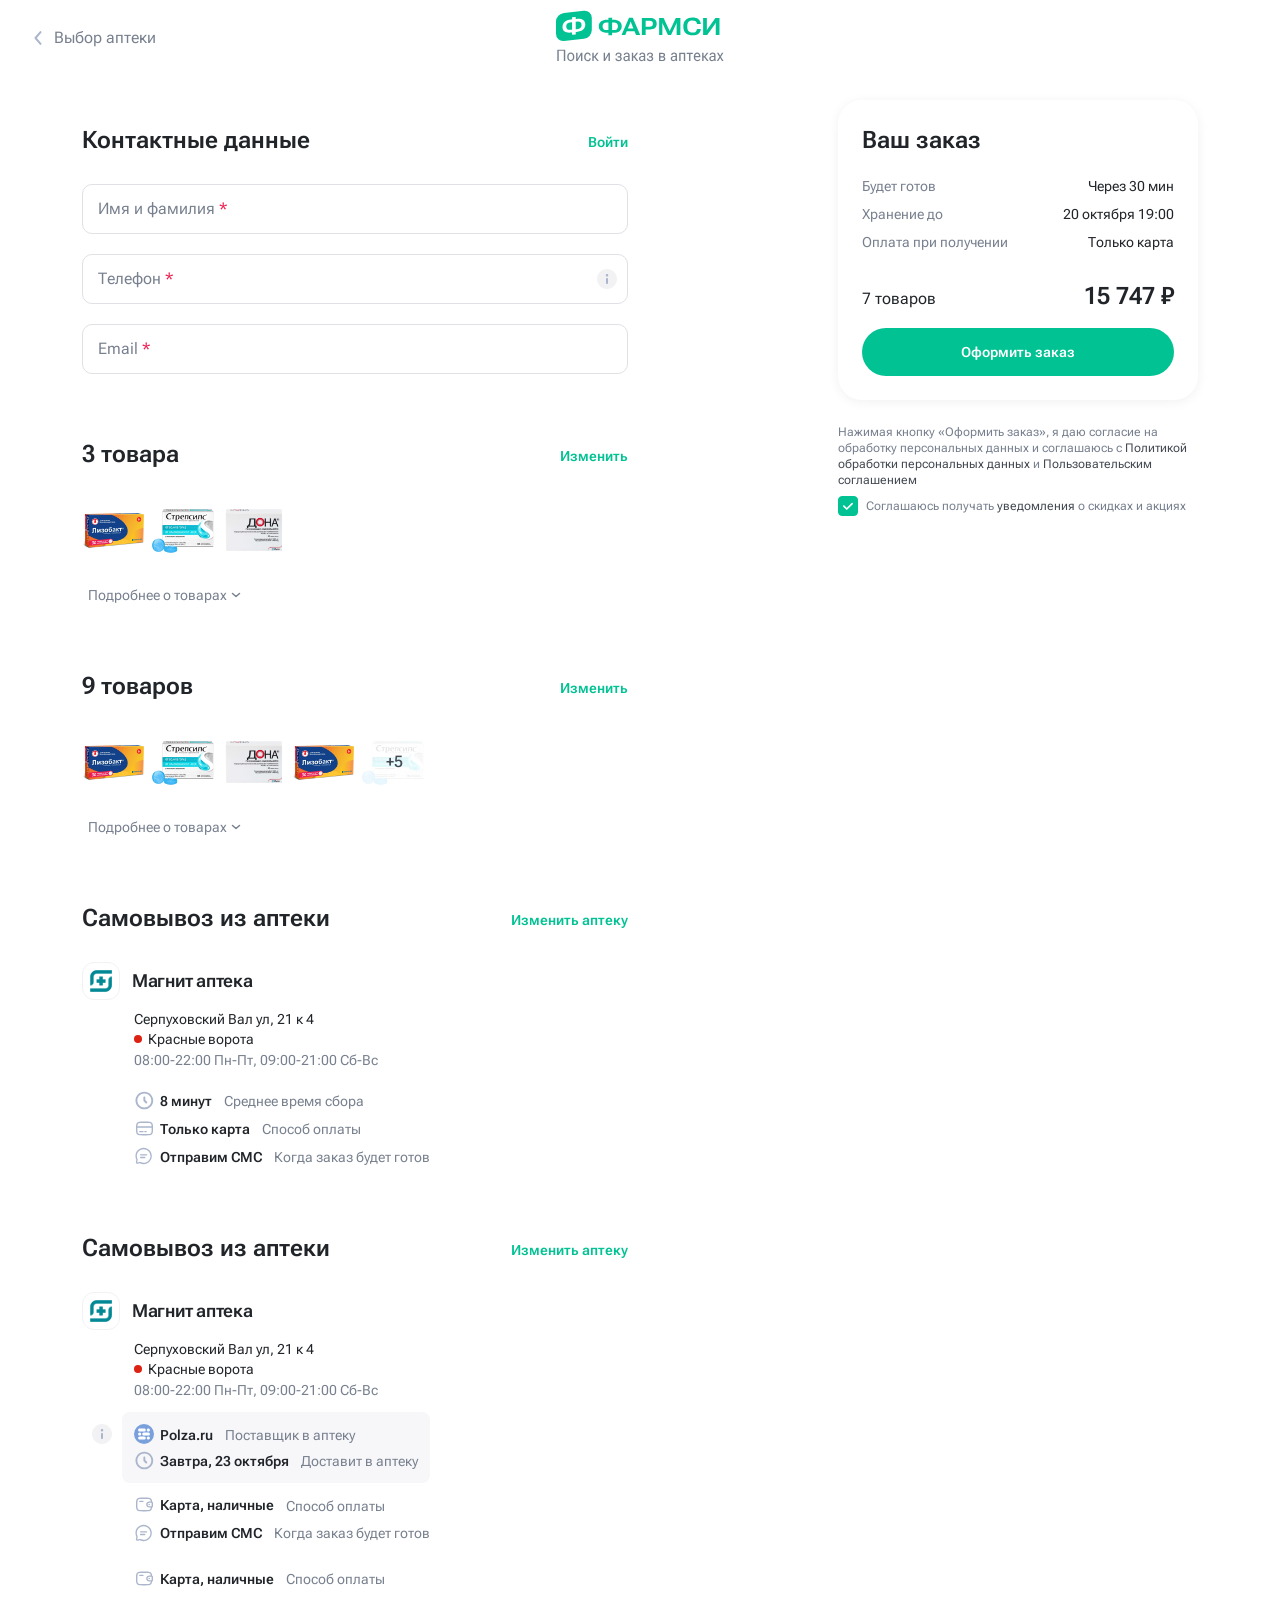
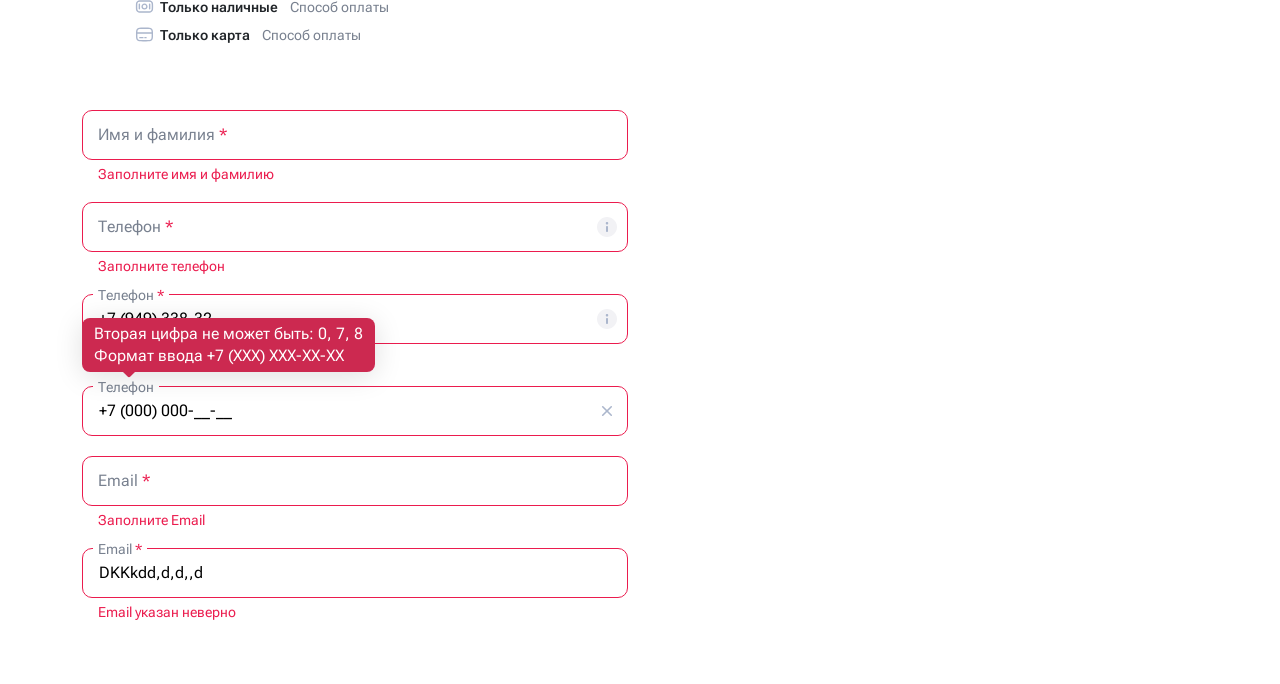
<file: 3-rd-step.html>
<!DOCTYPE html>
<html lang="ru">

<head>
	<meta charset="utf-8">
	<meta http-equiv="X-UA-Compatible" content="IE=edge">
	<meta name="viewport" content="width=device-width, initial-scale=1.0, maximum-scale=1.0, viewport-fit=cover">
	<meta name="description" content="Описание страницы">
	<meta name="format-detection" content="telephone=no">
	<meta name="robots" content="noindex">
	<title>Шаг 3 - Неавторизован</title>
	<link rel="apple-touch-icon" href="./assets/images/apple-touch-icon-C9QjvEhI.png" sizes="144x144">
	<link rel="icon" href="./assets/images/favicon-16x16-CDKs5s7O.png" sizes="16x16">
	<link rel="icon" href="./assets/images/favicon-32x32-Dmmu4h1M.png" sizes="32x32">
	<link rel="manifest" href="./assets/site-BRCrxVoA.webmanifest">
	<link rel="mask-icon" href="./assets/images/safari-pinned-tab-ThR9FbhP.svg">
	<link rel="preconnect" href="https://fonts.googleapis.com">
	<link rel="preconnect" href="https://fonts.gstatic.com" crossorigin>
	<link href="https://fonts.googleapis.com/css2?family=Roboto+Flex:opsz,slnt,wdth,wght,GRAD,XOPQ,XTRA,YOPQ,YTAS,YTDE,YTFI,YTLC,YTUC@8..144,-10..0,25..151,100..1000,-200..150,27..175,323..603,25..135,649..854,-305..-98,560..788,416..570,528..760&display=swap"
		  rel="stylesheet">
	<link href="https://cdn.jsdelivr.net/npm/bootstrap@5.3.3/dist/css/bootstrap.min.css" rel="stylesheet"
		  integrity="sha384-QWTKZyjpPEjISv5WaRU9OFeRpok6YctnYmDr5pNlyT2bRjXh0JMhjY6hW+ALEwIH" crossorigin="anonymous">
	<link rel="stylesheet" href="https://cdn.jsdelivr.net/npm/swiper@11/swiper-bundle.min.css"/>
	<link rel="stylesheet" href="https://cdn.jsdelivr.net/npm/@fancyapps/ui@5.0/dist/fancybox/fancybox.css"/>
	<script src="https://api-maps.yandex.ru/2.1/?apikey=b603dd45-d3d4-4cc6-bc5e-3985d0624e53&lang=ru_RU"></script>
  <script type="module" crossorigin src="./assets/index-DrVJuka-.js"></script>
  <link rel="stylesheet" crossorigin href="./assets/css/index-BNXr9-Vb.css">
</head>

<body>
<div class="site">
	<header class="header header--confirm">
		<!-- Header Start-->
		<div class="container">
			<div class="row">
				<div class="col-12">
					<div class="header-confirm">
						<a href="#" class="header-confirm__back">
							<svg width="8" height="14" viewBox="0 0 8 14" fill="none" xmlns="http://www.w3.org/2000/svg">
							<path d="M6.5 1.16406L1.5 6.9974L6.5 12.8307" stroke="#ABB6CC" stroke-width="2" stroke-linecap="round" stroke-linejoin="round"/>
							</svg>

							<!-- <svg class="back-icon">
								<use xlink:href="images/sprites.svg#chev-left"></use>
							</svg> -->
							<span>Выбор аптеки</span>
						</a>
					
						<a href="#" class="header-confirm__logo">
							<img src="./assets/images/logo-BQ3vc78d.svg" alt="logo">
						</a>
					</div>
				</div>
			</div>
		</div>
		
		<!-- Header End-->
	</header>
	<!-- Main section-->
	<main class="">
		<div class="confirm">
			<div class="container">
				<div class="row">
					<div class="col-6 confirm-content">
						<div class="confirm-block">
							<div class="confirm-header">
								<div class="confirm-header__title">Контактные данные</div>
								<a href="#" class="confirm-header__link">Войти</a>
							</div>
							<form action="#" class="confirm-form">
								<div class="enter-modal__group">
									<div class="enter-modal__group-inner">
										<input autocomplete="off" type="text" name="mail" placeholder=" " class="enter-modal__input">
										<button type="button" class="modal__clear">
										  <svg aria-hidden="true" width="20" height="20" viewBox="0 0 20 20" fill="none" xmlns="http://www.w3.org/2000/svg">
												<path d="M15.332 4.66663L4.66536 15.3333" stroke="#ABB6CC" stroke-width="2" stroke-linecap="round" stroke-linejoin="round"></path>
												<path d="M4.66797 4.66663L15.3346 15.3333" stroke="#ABB6CC" stroke-width="2" stroke-linecap="round" stroke-linejoin="round"></path>
											</svg>
										</button>
										<label class="enter-modal__placeholder">Имя и фамилия <span class="textarea-placeholder__red">*</span></label>
									</div>
								</div>
								
								<div class="enter-modal__group">
									<div class="enter-modal__group-inner" data-tooltip-parent-info>
										<input inputmode="tel" autocomplete="off" type="tel" name="phone" placeholder=" " class="enter-modal__input">
										<button type="button" class="modal__info-mark" data-bs-toggle="tooltip" data-bs-container="[data-tooltip-parent-info]" data-bs-trigger="hover" data-bs-placement="top" data-bs-fallbackplacements="['top']" data-bs-custom-class="modal-info-mark-tooltip" data-bs-title="На указанный номер телефона отправим СМС, когда заказ будет готов.<br> Ваши данные под защитой, мы не отправляем спам" data-bs-html="true" title="">
											<svg width="20" height="20" viewBox="0 0 20 20" fill="none" xmlns="http://www.w3.org/2000/svg">
												<g clip-path="url(#clip0_465_4033)">
												<path d="M20 10C20 15.5228 15.5228 20 10 20C4.47715 20 0 15.5228 0 10C0 4.47715 4.47715 0 10 0C15.5228 0 20 4.47715 20 10Z" fill="#F2F2F5"/>
												<path fill-rule="evenodd" clip-rule="evenodd" d="M10 15C9.44772 15 9 14.5523 9 14L9 10C9 9.44772 9.44772 9 10 9C10.5523 9 11 9.44772 11 10L11 14C11 14.5523 10.5523 15 10 15Z" fill="#ABB6CC"/>
												<path d="M11.25 6.25C11.25 5.55964 10.6904 5 10 5C9.30964 5 8.75 5.55964 8.75 6.25C8.75 6.94036 9.30964 7.5 10 7.5C10.6904 7.5 11.25 6.94036 11.25 6.25Z" fill="#ABB6CC"/>
												</g>
												<defs>
												<clipPath id="clip0_465_4033">
												<rect width="20" height="20" fill="white"/>
												</clipPath>
												</defs>
											</svg>
										</button>
										<button type="button" class="modal__clear">
											  <svg aria-hidden="true" width="20" height="20" viewBox="0 0 20 20" fill="none" xmlns="http://www.w3.org/2000/svg">
												<path d="M15.332 4.66663L4.66536 15.3333" stroke="#ABB6CC" stroke-width="2" stroke-linecap="round" stroke-linejoin="round"></path>
												<path d="M4.66797 4.66663L15.3346 15.3333" stroke="#ABB6CC" stroke-width="2" stroke-linecap="round" stroke-linejoin="round"></path>
											</svg>
										</button>
										<label class="enter-modal__placeholder">Телефон <span class="textarea-placeholder__red">*</span></label>
									</div>
								</div>
								
								<div class="enter-modal__group">
									<div class="enter-modal__group-inner">
										<input autocomplete="off" type="text" name="mail" placeholder=" " class="enter-modal__input">
										<button type="button" class="modal__clear">
											<svg aria-hidden="true" width="20" height="20" viewBox="0 0 20 20" fill="none" xmlns="http://www.w3.org/2000/svg">
												<path d="M15.332 4.66663L4.66536 15.3333" stroke="#ABB6CC" stroke-width="2" stroke-linecap="round" stroke-linejoin="round"></path>
												<path d="M4.66797 4.66663L15.3346 15.3333" stroke="#ABB6CC" stroke-width="2" stroke-linecap="round" stroke-linejoin="round"></path>
											</svg>
										</button>
										<label class="enter-modal__placeholder">Email <span class="textarea-placeholder__red">*</span></label>
									</div>	
								</div>
							</form>
						</div><!-- confirm-block -->
						
						<div class="confirm-block">
							<div class="confirm-header">
								<div class="confirm-header__title">3 товара</div>
								<a href="#" class="confirm-header__link">Изменить</a>
							</div>

							<div class="confirm-products">
								<div class="confirm-products__row">
									<div class="confirm-product">
										<img src="./assets/images/product-1@2x-DuPQMpGz.png" alt="alt">
									</div>
									<div class="confirm-product">
										<img src="./assets/images/product-2@2x-C1sm1-f9.png" alt="alt">
									</div>
									<div class="confirm-product">
										<img src="./assets/images/product-8-B-CTQF6W.png" alt="alt">
									</div>
								</div>

								<div class="confirm-products__expand">
									<div class="confirm-product-expand expand-confirm-product">
										<div class="expand-confirm-product__img">
											<img src="./assets/images/product-1@2x-DuPQMpGz.png" alt="alt">
										</div>
										<div class="expand-confirm-product__name">
											<div class="expand-confirm-product__name-text">
												Супрастин (для инъекций), 20 мг/мл, раствор для внутривенного, (для инъекций), 20 мг/мл, раствор для внутривенного, 10
											</div>
											<div class="product-info__bottom">
												<span class="product__description-icon">
													<svg viewBox="0 0 24 24">
														<path d="M3 10C3 6.22876 3 4.34315 4.17157 3.17157C5.34315 2 7.22876 2 11 2H13C16.7712 2 18.6569 2 19.8284 3.17157C21 4.34315 21 6.22876 21 10V14C21 17.7712 21 19.6569 19.8284 20.8284C18.6569 22 16.7712 22 13 22H11C7.22876 22 5.34315 22 4.17157 20.8284C3 19.6569 3 17.7712 3 14V10Z" stroke="#ABB6CC" stroke-width="2"></path>
														<path d="M12 8L12 10M12 10L12 12M12 10H9.99998M12 10L14 10" stroke="#EB135B" stroke-width="2" stroke-linecap="round"></path>
														<path d="M8 18L16 18" stroke="#ABB6CC" stroke-width="2" stroke-linecap="round"></path>
													</svg>
													По рецепту
												</span>
											</div>
										</div>

										<div class="expand-confirm-product__info">
											<div class="expand-confirm-product__price">12 800 ₽</div>
											<div class="expand-confirm-product__count">× 3 шт.</div>
										</div>
									</div><!-- expand-confirm-product -->

									<div class="confirm-product-expand expand-confirm-product">
										<div class="expand-confirm-product__img">
											<img src="./assets/images/product-2@2x-C1sm1-f9.png" alt="alt">
										</div>
										<div class="expand-confirm-product__name">Супрастин (для инъекций), 20 мг/мл, раствор для внутривенного.</div>

										<div class="expand-confirm-product__info">
											<div class="expand-confirm-product__price">12 800 ₽</div>
											<div class="expand-confirm-product__count">× 3 шт.</div>
										</div>
									</div><!-- expand-confirm-product -->

									<div class="confirm-product-expand expand-confirm-product">
										<div class="expand-confirm-product__img">
											<img src="./assets/images/product-8-B-CTQF6W.png" alt="alt">
										</div>
										<div class="expand-confirm-product__name">Раствор для внутривенного, 10 мг/мл, капли для приема внутрь, 20 мл, 1 шт. капли</div>

										<div class="expand-confirm-product__info">
											<div class="expand-confirm-product__price">12 800 ₽</div>
											<div class="expand-confirm-product__count">× 3 шт.</div>
										</div>
									</div><!-- expand-confirm-product -->

								</div>

								<button type="button" class="confirm-products__toggler">
									<span>Подробнее о товарах</span>

									<svg width="10" height="6" viewBox="0 0 10 6" fill="none" xmlns="http://www.w3.org/2000/svg">
										<path d="M8.5 1.5L5 4.5L1.5 1.5" stroke="#78808F" stroke-width="1.5" stroke-linecap="round" stroke-linejoin="round"/>
									</svg>

									<!-- <svg class="confirm-products__toggler-icon">
										<use xlink:href="images/sprites.svg#chev-down"></use>
									</svg> -->
								</button>
							</div><!-- confirm-products -->

							
						</div><!-- confirm-block -->

						<div class="confirm-block">
							<div class="confirm-header">
								<div class="confirm-header__title">9 товаров</div>
								<a href="#" class="confirm-header__link">Изменить</a>
							</div>

							<div class="confirm-products">
								<div class="confirm-products__row">
									<div class="confirm-product">
										<img src="./assets/images/product-1@2x-DuPQMpGz.png" alt="alt">
									</div>
									<div class="confirm-product">
										<img src="./assets/images/product-2@2x-C1sm1-f9.png" alt="alt">
									</div>
									<div class="confirm-product">
										<img src="./assets/images/product-8-B-CTQF6W.png" alt="alt">
									</div>
									<div class="confirm-product">
										<img src="./assets/images/product-1@2x-DuPQMpGz.png" alt="alt">
									</div>
									<div class="confirm-product">
										<img src="./assets/images/product-2@2x-C1sm1-f9.png" alt="alt">
										<div class="confirm-product__plug">+5</div>
									</div>
									<div class="confirm-product">
										<img src="./assets/images/product-8-B-CTQF6W.png" alt="alt">
									</div>
								</div>

								<div class="confirm-products__expand">
									<div class="confirm-product-expand expand-confirm-product">
										<div class="expand-confirm-product__img">
											<img src="./assets/images/product-1@2x-DuPQMpGz.png" alt="alt">
										</div>
										<div class="expand-confirm-product__name">
											<div class="expand-confirm-product__name-text">
												Супрастин (для инъекций), 20 мг/мл, раствор для внутривенного, (для инъекций), 20 мг/мл, раствор для внутривенного, 10
											</div>
											<div class="product-info__bottom">
												<span class="product__description-icon">
													<svg viewBox="0 0 24 24">
														<path d="M3 10C3 6.22876 3 4.34315 4.17157 3.17157C5.34315 2 7.22876 2 11 2H13C16.7712 2 18.6569 2 19.8284 3.17157C21 4.34315 21 6.22876 21 10V14C21 17.7712 21 19.6569 19.8284 20.8284C18.6569 22 16.7712 22 13 22H11C7.22876 22 5.34315 22 4.17157 20.8284C3 19.6569 3 17.7712 3 14V10Z" stroke="#ABB6CC" stroke-width="2"></path>
														<path d="M12 8L12 10M12 10L12 12M12 10H9.99998M12 10L14 10" stroke="#EB135B" stroke-width="2" stroke-linecap="round"></path>
														<path d="M8 18L16 18" stroke="#ABB6CC" stroke-width="2" stroke-linecap="round"></path>
													</svg>
													По рецепту
												</span>
											</div>
										</div>

										<div class="expand-confirm-product__info">
											<div class="expand-confirm-product__price">12 800 ₽</div>
											<div class="expand-confirm-product__count">× 3 шт.</div>
										</div>
									</div><!-- expand-confirm-product -->

									<div class="confirm-product-expand expand-confirm-product">
										<div class="expand-confirm-product__img">
											<img src="./assets/images/product-2@2x-C1sm1-f9.png" alt="alt">
										</div>
										<div class="expand-confirm-product__name">Супрастин (для инъекций), 20 мг/мл, раствор для внутривенного.</div>

										<div class="expand-confirm-product__info">
											<div class="expand-confirm-product__price">12 800 ₽</div>
											<div class="expand-confirm-product__count">× 3 шт.</div>
										</div>
									</div><!-- expand-confirm-product -->

									<div class="confirm-product-expand expand-confirm-product">
										<div class="expand-confirm-product__img">
											<img src="./assets/images/product-8-B-CTQF6W.png" alt="alt">
										</div>
										<div class="expand-confirm-product__name">Раствор для внутривенного, 10 мг/мл, капли для приема внутрь, 20 мл, 1 шт. капли</div>

										<div class="expand-confirm-product__info">
											<div class="expand-confirm-product__price">12 800 ₽</div>
											<div class="expand-confirm-product__count">× 3 шт.</div>
										</div>
									</div><!-- expand-confirm-product -->

								</div>

								<button type="button" class="confirm-products__toggler">
									<span>Подробнее о товарах</span>

									<svg width="10" height="6" viewBox="0 0 10 6" fill="none" xmlns="http://www.w3.org/2000/svg">
										<path d="M8.5 1.5L5 4.5L1.5 1.5" stroke="#78808F" stroke-width="1.5" stroke-linecap="round" stroke-linejoin="round"/>
									</svg>

									<!-- <svg class="confirm-products__toggler-icon">
										<use xlink:href="images/sprites.svg#chev-down"></use>
									</svg> -->
								</button>
							</div><!-- confirm-products -->

							
						</div><!-- confirm-block -->

						<div class="confirm-block">
							<div class="confirm-header">
								<div class="confirm-header__title">Самовывоз из аптеки</div>
								<a href="#" class="confirm-header__link">Изменить аптеку</a>
							</div>
							<div class="confirm-location">
								<div class="pricelist__company">
									<img class="pricelist__logo" src="./assets/images/magnit_logo-DAFS3cN4.png" alt="">
									<span class="pricelist__name">Магнит аптека
									</span>
								</div>
								<div class="confirm-location__info">
									<div class="pricelist__address">Серпуховский Вал ул, 21 к 4</div>
									<div class="pricelist__subway">Красные ворота</div>
									<div class="pricelist__schedule">08:00-22:00 Пн-Пт, 09:00-21:00 Сб-Вс</div>
								</div>

								<div class="confirm-payment">
									<div class="confirm-payment__item">
										<span class="confirm-payment__icon">
											<svg class="icon-pay-clock">
												<use xlink:href="./assets/images/sprites-CPYhenus.svg#pay-clock"></use>
											</svg>
										</span>
										<span class="confirm-payment__val">8 минут</span>
										<span class="confirm-payment__key">Среднее время сбора</span>
									</div><!-- confirm-payment__item -->

									<div class="confirm-payment__item">
										<span class="confirm-payment__icon">
											<svg class="icon-product-card">
												<use xlink:href="./assets/images/sprites-CPYhenus.svg#credit-card"></use>
											</svg>
										</span>
										<span class="confirm-payment__val">Только карта</span>
										<span class="confirm-payment__key">Способ оплаты</span>
									</div><!-- confirm-payment__item -->

									<div class="confirm-payment__item">
										<span class="confirm-payment__icon">
											<svg class="icon-sms">
												<use xlink:href="./assets/images/sprites-CPYhenus.svg#sms"></use>
											</svg>
										</span>
										<span class="confirm-payment__val">Отправим СМС</span>
										<span class="confirm-payment__key">Когда заказ будет готов</span>
									</div><!-- confirm-payment__item -->

								</div>
							</div>
						</div><!-- confirm-block -->
						
						<!-- Доставка поставщика -->
						<div class="confirm-block" data-tooltip-supplier-info>
							<div class="confirm-header">
								<div class="confirm-header__title">Самовывоз из аптеки</div>
								<a href="#" class="confirm-header__link">Изменить аптеку</a>
							</div>
							<div class="confirm-location">
								<div class="pricelist__company">
									<img class="pricelist__logo" src="./assets/images/magnit_logo-DAFS3cN4.png" alt="">
									<span class="pricelist__name">Магнит аптека
									</span>
								</div>

								<div class="confirm-location__info confirm-location__info--supplier">
									<div class="pricelist__address">Серпуховский Вал ул, 21 к 4</div>
									<div class="pricelist__subway">Красные ворота</div>
									<div class="pricelist__schedule">08:00-22:00 Пн-Пт, 09:00-21:00 Сб-Вс</div>
								</div>

								<div class="confirm-supplier">
									<div class="confirm-supplier__icon">
										<svg width="20" height="20" viewBox="0 0 20 20" fill="none" xmlns="http://www.w3.org/2000/svg" data-bs-toggle="tooltip" data-bs-container="[data-tooltip-supplier-info]" data-bs-trigger="hover" data-bs-placement="top" data-bs-fallbackplacements="['top']" data-bs-custom-class="confirm-supplier-tooltip" data-bs-title="Товар поступит в аптеку 23 октября от поставщика Polza.ru. Забрать заказ вы сможете после получения СМС о готовности заказа" data-bs-html="true" title="" data-bs-original-title="">
											<g clip-path="url(#clip0_465_4033)">
											<path d="M20 10C20 15.5228 15.5228 20 10 20C4.47715 20 0 15.5228 0 10C0 4.47715 4.47715 0 10 0C15.5228 0 20 4.47715 20 10Z" fill="#F2F2F5"></path>
											<path fill-rule="evenodd" clip-rule="evenodd" d="M10 15C9.44772 15 9 14.5523 9 14L9 10C9 9.44772 9.44772 9 10 9C10.5523 9 11 9.44772 11 10L11 14C11 14.5523 10.5523 15 10 15Z" fill="#ABB6CC"></path>
											<path d="M11.25 6.25C11.25 5.55964 10.6904 5 10 5C9.30964 5 8.75 5.55964 8.75 6.25C8.75 6.94036 9.30964 7.5 10 7.5C10.6904 7.5 11.25 6.94036 11.25 6.25Z" fill="#ABB6CC"></path>
											</g>
											<defs>
											<clipPath id="clip0_465_4033">
											<rect width="20" height="20" fill="white"></rect>
											</clipPath>
											</defs>
										</svg>
									</div>
									<div class="confirm-supplier__body">
										<div class="confirm-payment__item">
											<span class="confirm-payment__icon">
												<img src="./assets/images/Polza_logo-BlcW6tYA.svg" alt="alg">
											</span>
											<span class="confirm-payment__val">Polza.ru</span>
											<span class="confirm-payment__key">Поставщик в аптеку</span>
										</div><!-- confirm-payment__item -->

										<div class="confirm-payment__item">
											<span class="confirm-payment__icon">
												<svg class="icon-pay-clock">
													<use xlink:href="./assets/images/sprites-CPYhenus.svg#pay-clock"></use>
												</svg>
											</span>
											<span class="confirm-payment__val">Завтра, 23 октября</span>
											<span class="confirm-payment__key">Доставит в аптеку</span>
										</div><!-- confirm-payment__item -->
									</div>
								</div>

								<div class="confirm-payment">
									<div class="confirm-payment__item">
										<span class="confirm-payment__icon">
											<svg class="icon-product-card">
												<use xlink:href="./assets/images/sprites-CPYhenus.svg#card-cash"></use>
											</svg>
										</span>
										<span class="confirm-payment__val">Карта, наличные</span>
										<span class="confirm-payment__key">Способ оплаты</span>
									</div><!-- confirm-payment__item -->

									<div class="confirm-payment__item">
										<span class="confirm-payment__icon">
											<svg class="icon-sms">
												<use xlink:href="./assets/images/sprites-CPYhenus.svg#sms"></use>
											</svg>
										</span>
										<span class="confirm-payment__val">Отправим СМС</span>
										<span class="confirm-payment__key">Когда заказ будет готов</span>
									</div><!-- confirm-payment__item -->

								</div>

								<div class="confirm-payment" style="margin-top: 24px;">
									<div class="confirm-payment__item">
										<span class="confirm-payment__icon">
											<svg class="icon-product-card">
												<use xlink:href="./assets/images/sprites-CPYhenus.svg#card-cash"></use>
											</svg>
										</span>
										<span class="confirm-payment__val">Карта, наличные</span>
										<span class="confirm-payment__key">Способ оплаты</span>
									</div><!-- confirm-payment__item -->

									<div class="confirm-payment__item">
										<span class="confirm-payment__icon">
											<svg class="icon-product-card">
												<use xlink:href="./assets/images/sprites-CPYhenus.svg#cash"></use>
											</svg>
										</span>
										<span class="confirm-payment__val">Только наличные</span>
										<span class="confirm-payment__key">Способ оплаты</span>
									</div><!-- confirm-payment__item -->

									<div class="confirm-payment__item">
										<span class="confirm-payment__icon">
											<svg class="icon-product-card">
												<use xlink:href="./assets/images/sprites-CPYhenus.svg#credit-card"></use>
											</svg>
										</span>
										<span class="confirm-payment__val">Только карта</span>
										<span class="confirm-payment__key">Способ оплаты</span>
									</div><!-- confirm-payment__item -->

								</div>
							</div>
						</div><!-- confirm-block -->

						<div class="confirm-block">
							<form action="#" class="confirm-form">
								<div class="enter-modal__group enter-modal__group--error">
									<div class="enter-modal__group-inner">
										<input autocomplete="off" type="text" name="mail" placeholder=" " class="enter-modal__input enter-modal__input--error">
										<button type="button" class="modal__clear">
										  <svg aria-hidden="true" width="20" height="20" viewBox="0 0 20 20" fill="none" xmlns="http://www.w3.org/2000/svg">
												<path d="M15.332 4.66663L4.66536 15.3333" stroke="#ABB6CC" stroke-width="2" stroke-linecap="round" stroke-linejoin="round"></path>
												<path d="M4.66797 4.66663L15.3346 15.3333" stroke="#ABB6CC" stroke-width="2" stroke-linecap="round" stroke-linejoin="round"></path>
											</svg>
										</button>
										<label class="enter-modal__placeholder">Имя и фамилия <span class="textarea-placeholder__red">*</span></label>
									</div>
									<div class="modal__error">Заполните имя и фамилию</div>
								</div>
								
								<div class="enter-modal__group enter-modal__group--error">
									<div class="enter-modal__group-inner" data-tooltip-parent-info-1>
										<input inputmode="tel" autocomplete="off" type="tel" name="phone" placeholder=" " class="enter-modal__input enter-modal__input--error">
										<button type="button" class="modal__info-mark" data-bs-toggle="tooltip" data-bs-container="[data-tooltip-parent-info-1]" data-bs-trigger="hover" data-bs-placement="top" data-bs-fallbackplacements="['top']" data-bs-custom-class="modal-info-mark-tooltip" data-bs-title="На указанный номер телефона отправим СМС, когда заказ будет готов.<br> Ваши данные под защитой, мы не отправляем спам" data-bs-html="true" title="">
											<svg width="20" height="20" viewBox="0 0 20 20" fill="none" xmlns="http://www.w3.org/2000/svg">
												<g clip-path="url(#clip0_465_4033)">
												<path d="M20 10C20 15.5228 15.5228 20 10 20C4.47715 20 0 15.5228 0 10C0 4.47715 4.47715 0 10 0C15.5228 0 20 4.47715 20 10Z" fill="#F2F2F5"/>
												<path fill-rule="evenodd" clip-rule="evenodd" d="M10 15C9.44772 15 9 14.5523 9 14L9 10C9 9.44772 9.44772 9 10 9C10.5523 9 11 9.44772 11 10L11 14C11 14.5523 10.5523 15 10 15Z" fill="#ABB6CC"/>
												<path d="M11.25 6.25C11.25 5.55964 10.6904 5 10 5C9.30964 5 8.75 5.55964 8.75 6.25C8.75 6.94036 9.30964 7.5 10 7.5C10.6904 7.5 11.25 6.94036 11.25 6.25Z" fill="#ABB6CC"/>
												</g>
												<defs>
												<clipPath id="clip0_465_4033">
												<rect width="20" height="20" fill="white"/>
												</clipPath>
												</defs>
											</svg>
										</button>
										<button type="button" class="modal__clear">
											  <svg aria-hidden="true" width="20" height="20" viewBox="0 0 20 20" fill="none" xmlns="http://www.w3.org/2000/svg">
												<path d="M15.332 4.66663L4.66536 15.3333" stroke="#ABB6CC" stroke-width="2" stroke-linecap="round" stroke-linejoin="round"></path>
												<path d="M4.66797 4.66663L15.3346 15.3333" stroke="#ABB6CC" stroke-width="2" stroke-linecap="round" stroke-linejoin="round"></path>
											</svg>
										</button>
										<label class="enter-modal__placeholder">Телефон <span class="textarea-placeholder__red">*</span></label>
									</div>
									<div class="modal__error">Заполните телефон</div>
								</div>

								<div class="enter-modal__group enter-modal__group--error">
									<div class="enter-modal__group-inner" data-tooltip-parent-info-2>
										<input inputmode="tel" autocomplete="off" type="tel" name="phone" placeholder=" " value="+7 (949) 338-32-__" class="enter-modal__input enter-modal__input--error">
										<button type="button" class="modal__info-mark" data-bs-toggle="tooltip" data-bs-container="[data-tooltip-parent-info-2]" data-bs-trigger="hover" data-bs-placement="top" data-bs-fallbackplacements="['top']" data-bs-custom-class="modal-info-mark-tooltip" data-bs-title="На указанный номер телефона отправим СМС, когда заказ будет готов.<br> Ваши данные под защитой, мы не отправляем спам" data-bs-html="true" title="">
											<svg width="20" height="20" viewBox="0 0 20 20" fill="none" xmlns="http://www.w3.org/2000/svg">
												<g clip-path="url(#clip0_465_4033)">
												<path d="M20 10C20 15.5228 15.5228 20 10 20C4.47715 20 0 15.5228 0 10C0 4.47715 4.47715 0 10 0C15.5228 0 20 4.47715 20 10Z" fill="#F2F2F5"/>
												<path fill-rule="evenodd" clip-rule="evenodd" d="M10 15C9.44772 15 9 14.5523 9 14L9 10C9 9.44772 9.44772 9 10 9C10.5523 9 11 9.44772 11 10L11 14C11 14.5523 10.5523 15 10 15Z" fill="#ABB6CC"/>
												<path d="M11.25 6.25C11.25 5.55964 10.6904 5 10 5C9.30964 5 8.75 5.55964 8.75 6.25C8.75 6.94036 9.30964 7.5 10 7.5C10.6904 7.5 11.25 6.94036 11.25 6.25Z" fill="#ABB6CC"/>
												</g>
												<defs>
												<clipPath id="clip0_465_4033">
												<rect width="20" height="20" fill="white"/>
												</clipPath>
												</defs>
											</svg>
										</button>
										<button type="button" class="modal__clear">
											  <svg aria-hidden="true" width="20" height="20" viewBox="0 0 20 20" fill="none" xmlns="http://www.w3.org/2000/svg">
												<path d="M15.332 4.66663L4.66536 15.3333" stroke="#ABB6CC" stroke-width="2" stroke-linecap="round" stroke-linejoin="round"></path>
												<path d="M4.66797 4.66663L15.3346 15.3333" stroke="#ABB6CC" stroke-width="2" stroke-linecap="round" stroke-linejoin="round"></path>
											</svg>
										</button>
										<label class="enter-modal__placeholder">Телефон <span class="textarea-placeholder__red">*</span></label>
									</div>
									<div class="modal__error">Телефон указан не полностью</div>
								</div>

								<div class="enter-modal__group enter-modal__group--error">
									<div class="enter-modal__group-inner">
										<div class="phone-valid-error">
											<div class="phone-valid-error__row">Вторая цифра не может быть: 0, 7, 8</div>
											<div class="phone-valid-error__row">Формат ввода +7 (ХХХ) ХХХ-ХХ-ХХ
											</div>
										</div>

										<input inputmode="tel" autocomplete="off" type="tel" name="phone" placeholder=" " value="+7 (000) 000-__-__" class="enter-modal__input enter-modal__input--error">
										<button type="button" class="modal__clear active">
											<svg aria-hidden="true" width="20" height="20" viewBox="0 0 20 20" fill="none" xmlns="http://www.w3.org/2000/svg">
												<path d="M15.332 4.66663L4.66536 15.3333" stroke="#ABB6CC" stroke-width="2" stroke-linecap="round" stroke-linejoin="round"></path>
												<path d="M4.66797 4.66663L15.3346 15.3333" stroke="#ABB6CC" stroke-width="2" stroke-linecap="round" stroke-linejoin="round"></path>
											</svg>
										</button>
										<label class="enter-modal__placeholder">Телефон</label>
									</div>
								</div>
								
								<div class="enter-modal__group enter-modal__group--error">
									<div class="enter-modal__group-inner">
										<input autocomplete="off" type="text" name="mail" placeholder=" " class="enter-modal__input enter-modal__input--error">
										<button type="button" class="modal__clear">
											<svg aria-hidden="true" width="20" height="20" viewBox="0 0 20 20" fill="none" xmlns="http://www.w3.org/2000/svg">
												<path d="M15.332 4.66663L4.66536 15.3333" stroke="#ABB6CC" stroke-width="2" stroke-linecap="round" stroke-linejoin="round"></path>
												<path d="M4.66797 4.66663L15.3346 15.3333" stroke="#ABB6CC" stroke-width="2" stroke-linecap="round" stroke-linejoin="round"></path>
											</svg>
										</button>
										<label class="enter-modal__placeholder">Email <span class="textarea-placeholder__red">*</span></label>
									</div>
									<div class="modal__error">Заполните Email</div>
								</div>

								<div class="enter-modal__group enter-modal__group--error">
									<div class="enter-modal__group-inner">
										<input autocomplete="off" type="text" name="mail" placeholder=" " value="DKKkdd,d,d,,d" class="enter-modal__input enter-modal__input--error">
										<button type="button" class="modal__clear">
											<svg aria-hidden="true" width="20" height="20" viewBox="0 0 20 20" fill="none" xmlns="http://www.w3.org/2000/svg">
												<path d="M15.332 4.66663L4.66536 15.3333" stroke="#ABB6CC" stroke-width="2" stroke-linecap="round" stroke-linejoin="round"></path>
												<path d="M4.66797 4.66663L15.3346 15.3333" stroke="#ABB6CC" stroke-width="2" stroke-linecap="round" stroke-linejoin="round"></path>
											</svg>
										</button>
										<label class="enter-modal__placeholder">Email <span class="textarea-placeholder__red">*</span></label>
									</div>
									<div class="modal__error">Email указан неверно</div>
								</div>
							</form>
						</div>

					</div>
					<div class="col">
						<div class="order-overall-wrap">
							<div class="order-overall">
								<div class="order-overall__top">
									<div class="order-overall__titlle">Ваш заказ</div>
									<div class="order-overall__info">
										<div class="order-overall__key">Будет готов</div>
										<div class="order-overall__val">Через 30 мин</div>
										<div class="order-overall__key">Хранение до</div>
										<div class="order-overall__val">20 октября 19:00</div>
										<div class="order-overall__key">Оплата при получении</div>
										<div class="order-overall__val">Только карта</div>
									</div>
									<div class="order-overall__result">
										<div class="order-overall__items">7 товаров</div>
										<div class="order-overall__price">15 747 ₽</div>
									</div>
									<button class="order-overall__action button button-primary w-100">Оформить заказ</button>
								</div>

								<div class="modal__policy policy-modal">
									<p class="policy-modal__note">Нажимая кнопку «Оформить заказ», я даю согласие на обработку персональных данных и соглашаюсь с <a href="#">Политикой обработки персональных данных</a> и <a href="#">Пользовательским соглашением</a></p>
									<div class="policy-modal__block">
										<label class="policy-modal__check">
											<input type="checkbox" checked="" name="policy-check" class="policy-modal__input"><span class="policy-modal__false-check">
											<svg width="12" height="9" viewBox="0 0 12 9" fill="none" xmlns="http://www.w3.org/2000/svg">
												<path d="M1 4L4.5 7.5L11 1" stroke="white" stroke-width="2" stroke-linecap="round" stroke-linejoin="round"></path>
											</svg></span>
										</label>
										<div class="policy-modal__confirm">Соглашаюсь получать <a href="#">уведомления</a> о скидках и акциях</div>
									</div>
								</div>
							</div>
						</div>
						
					</div>
				</div>
			</div>
		</div><!-- confirm-content -->

	</main>
</div>

<div class="scroll-up scroll-up--hidden is-active">
	<svg class="scroll-up__icon">
		<use xlink:href="./assets/images/sprites-CPYhenus.svg#arrow-up"></use>
	</svg>
</div>

<div class="toast fade hide">
	<div class="toast-body">
		<div class="d-flex align-items-center"><img class="toast-image" src="./assets/images/product-3-C06GJjld.png" alt=""
													width="66" height="66">
			<div class="d-flex align-items-center toast-inner">
				<div class="text-white toast-text">Товар добавлен в корзину</div>
				<a class="toast-button" href="#">Перейти</a>
			</div>
		</div>
	</div>
</div>

<div class="modal fade" id="cityChangeModal" tabindex="-1"
	 aria-hidden="true">
	<div class="modal-dialog modal-dialog-centered city-change-modal">
		<div class="city-change modal-content">
			<button type="button" class="city-change__close" data-bs-dismiss="modal"
					aria-label="Close">
				<svg aria-hidden="true" width="20" height="20" viewBox="0 0 20 20"
					 fill="none" xmlns="http://www.w3.org/2000/svg">
					<path d="M15.332 4.66663L4.66536 15.3333" stroke="#ABB6CC"
						  stroke-width="2" stroke-linecap="round"
						  stroke-linejoin="round"/>
					<path d="M4.66797 4.66663L15.3346 15.3333" stroke="#ABB6CC"
						  stroke-width="2" stroke-linecap="round"
						  stroke-linejoin="round"/>
				</svg>
			</button>
			<div class="modal__header city-change__header">
				<p class="city-change__title">Выберите город</p>
				<div class="city-change__define">
					<svg class="city-change__define-icon" width="20" height="20" viewBox="0 0 20 20" fill="none"
						 xmlns="http://www.w3.org/2000/svg">
						<path d="M11.25 18.4993L15.8333 5.16602L2.5 9.74935L7.95416 11.931C8.46237 12.1343 8.86505 12.537 9.06833 13.0452L11.25 18.4993Z"
							  stroke="#00C293" stroke-width="2" stroke-linecap="round" stroke-linejoin="round"/>
					</svg>

					<div class="city-change__loading city-change__define-loading">
						<div class="button--loading"></div>
					</div>

					Определить
				</div>
			</div>
			<div class="modal__body city-change__body">
				<div class="city-change__choosen">
					<svg class="city-change__choosen-icon" width="20" height="20" viewBox="0 0 20 20" fill="none"
						 xmlns="http://www.w3.org/2000/svg">
						<path fill-rule="evenodd" clip-rule="evenodd"
							  d="M8.71159 18.8511L10 19.9994L11.2884 18.8511C15.4026 15.1846 17.5 11.9276 17.5 8.87888C17.5 4.55054 14.1783 1.25 10 1.25C5.82171 1.25 2.5 4.55054 2.5 8.87888C2.5 11.9276 4.59737 15.1846 8.71159 18.8511ZM13.75 8.75C13.75 6.67893 12.0711 5 10 5C7.92893 5 6.25 6.67893 6.25 8.75C6.25 10.8211 7.92893 12.5 10 12.5C12.0711 12.5 13.75 10.8211 13.75 8.75Z"
							  fill="#ABB6CC"/>
					</svg>
					<div class="city-change__loading city-change__choosen-loading">
						<div class="button--loading"></div>
					</div>
					<div class="city-change__choosen-text">Выбран:</div>
					<div class="city-change__choosen-text city-change__choosen-text--city js-city-choosen-city">
						Ростов-на-Дону
					</div>
					<div class="city-change__choosen-text city-change__choosen-text--region js-city-choosen-region">
						Ростовская область, очень длинный текст рег
					</div>
				</div>
				<div class="form-group w-100" style="margin-bottom: 24px;">
					<input class="city-change__input js-city-search-input" type="text" name="city"
						   placeholder="Город или регион">
					<svg class="city-change__input-icon" width="20" height="20" viewBox="0 0 20 20" fill="none"
						 xmlns="http://www.w3.org/2000/svg">
						<g clip-path="url(#clip0_2477_21238)">
							<circle cx="7.91667" cy="7.91667" r="7.91667" transform="matrix(-1 0 0 1 18.3334 1.66602)"
									stroke="#ABB6CC" stroke-width="2"/>
							<path d="M4.58337 15.416L1.66671 18.3327" stroke="#ABB6CC" stroke-width="2"
								  stroke-linecap="round"/>
						</g>
						<defs>
							<clipPath id="clip0_2477_21238">
								<rect width="20" height="20" fill="white" transform="matrix(-1 0 0 1 20 0)"/>
							</clipPath>
						</defs>
					</svg>
					<div class="city-change__loading city-change__input-loading">
						<div class="button--loading"></div>
					</div>
					<button class="city-change__input-clear" onclick="$('.js-city-search-input').val('')" type="button">
						<svg width="16" height="16" viewBox="0 0 16 16" fill="none" xmlns="http://www.w3.org/2000/svg">
							<path d="M2.66663 2.66797L13.3333 13.3346" stroke="#ABB6CC" stroke-width="2"
								  stroke-linecap="round" stroke-linejoin="round"/>
							<path d="M13.3334 2.66797L2.66671 13.3346" stroke="#ABB6CC" stroke-width="2"
								  stroke-linecap="round" stroke-linejoin="round"/>
						</svg>
					</button>
				</div>
				<div class="city-change__cities">

				</div>
			</div>
		</div>
	</div>
</div>

<!--MODALS-->
<div class="modal" id="deletionConfirmModal" tabindex="-1" aria-hidden="true">
	<div class="modal-dialog  modal-dialog-centered">
		<div class="modal-content">
			<div class="modal-header">
				<h3 class="modal__title js-cart-confirm-title">Удалить выбранные товары?</h3>
				<button type="button" class="modal__close" data-bs-dismiss="modal" aria-label="Close">
					<svg width="20" height="20" viewBox="0 0 20 20" fill="none" xmlns="http://www.w3.org/2000/svg">
						<path d="M15.332 4.66675L4.66536 15.3334" stroke="#ABB6CC" stroke-width="2"
							  stroke-linecap="round" stroke-linejoin="round"/>
						<path d="M4.66797 4.66675L15.3346 15.3334" stroke="#ABB6CC" stroke-width="2"
							  stroke-linecap="round" stroke-linejoin="round"/>
					</svg>
				</button>
			</div>
			<div class="modal-body">
				<p class="modal__description">Отменить это действие будет невозможно</p>
			</div>
			<div class="modal-footer">
				<button class="button button-red js-cart-confirm-deletion">Удалить</button>
				<button type="button" class="button button-solid" data-bs-dismiss="modal">Отменить</button>
			</div>
		</div>
	</div>
</div>

<div class="modal" id="productSearchModal" tabindex="-1" aria-hidden="true">
	<div class="modal-dialog  modal-dialog-centered">
		<div class="modal-content">
			<div class="modal-header">
				<h3 class="modal__title">Товара нет в выбранном городе,<br> но есть в других аптеках региона</h3>
				<button type="button" class="modal__close" data-bs-dismiss="modal" aria-label="Close">
					<svg width="20" height="20" viewBox="0 0 20 20" fill="none" xmlns="http://www.w3.org/2000/svg">
						<path d="M15.332 4.66675L4.66536 15.3334" stroke="#ABB6CC" stroke-width="2"
							  stroke-linecap="round" stroke-linejoin="round"/>
						<path d="M4.66797 4.66675L15.3346 15.3334" stroke="#ABB6CC" stroke-width="2"
							  stroke-linecap="round" stroke-linejoin="round"/>
					</svg>
				</button>
			</div>
			<div class="modal-body" style=" margin: 4px 0 28px;">
				<button type="button" class="button button-primary"
						style="font-size: 16px; line-height: 24px; padding: 12px 28px; width: 100%; margin-top: 16px;">
					Посмотреть в аптеках региона
				</button>
			</div>
			<div class="modal-footer">
				<p class="modal__description js-cart-product-search-description">
					Или расширьте поиск на весь регион<br>
					<span class="modal__description--green js-cart-product-search-perform">Москва и МО</span>, чтобы собрать корзину<br>
					с этим товаром
				</p>
			</div>
		</div>
	</div>
</div>

<script src="https://code.jquery.com/jquery-3.7.0.min.js"
		integrity="sha256-2Pmvv0kuTBOenSvLm6bvfBSSHrUJ+3A7x6P5Ebd07/g=" crossorigin="anonymous"></script>
<script src="https://cdnjs.cloudflare.com/ajax/libs/bootstrap/5.0.1/js/bootstrap.bundle.min.js"></script>
<script src="https://cdn.jsdelivr.net/npm/@fancyapps/ui@5.0/dist/fancybox/fancybox.umd.js"></script>

</body>

</html>
</file>
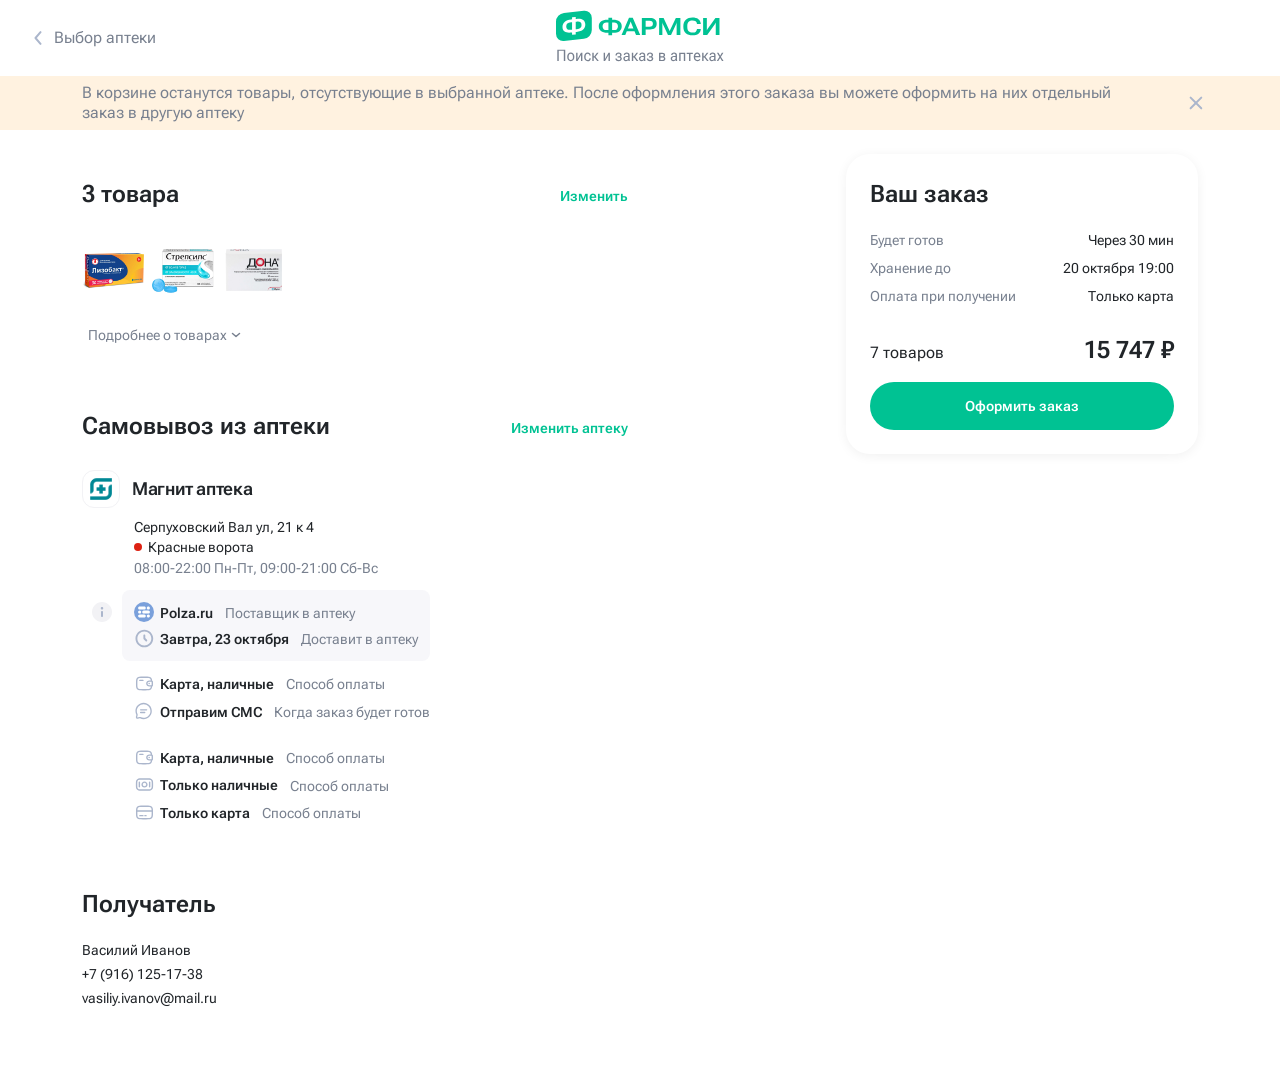
<file: cart-auth-user-message.html>
<!DOCTYPE html>
<html lang="ru">

<head>
	<meta charset="utf-8">
	<meta http-equiv="X-UA-Compatible" content="IE=edge">
	<meta name="viewport" content="width=device-width, initial-scale=1.0, maximum-scale=1.0, viewport-fit=cover">
	<meta name="description" content="Описание страницы">
	<meta name="format-detection" content="telephone=no">
	<meta name="robots" content="noindex">
	<title>Шаг 3 - Авторизован - сообщение</title>
	<link rel="apple-touch-icon" href="./assets/images/apple-touch-icon-C9QjvEhI.png" sizes="144x144">
	<link rel="icon" href="./assets/images/favicon-16x16-CDKs5s7O.png" sizes="16x16">
	<link rel="icon" href="./assets/images/favicon-32x32-Dmmu4h1M.png" sizes="32x32">
	<link rel="manifest" href="./assets/site-BRCrxVoA.webmanifest">
	<link rel="mask-icon" href="./assets/images/safari-pinned-tab-ThR9FbhP.svg">
	<link rel="preconnect" href="https://fonts.googleapis.com">
	<link rel="preconnect" href="https://fonts.gstatic.com" crossorigin>
	<link href="https://fonts.googleapis.com/css2?family=Roboto+Flex:opsz,slnt,wdth,wght,GRAD,XOPQ,XTRA,YOPQ,YTAS,YTDE,YTFI,YTLC,YTUC@8..144,-10..0,25..151,100..1000,-200..150,27..175,323..603,25..135,649..854,-305..-98,560..788,416..570,528..760&display=swap"
		  rel="stylesheet">
	<link href="https://cdn.jsdelivr.net/npm/bootstrap@5.3.3/dist/css/bootstrap.min.css" rel="stylesheet"
		  integrity="sha384-QWTKZyjpPEjISv5WaRU9OFeRpok6YctnYmDr5pNlyT2bRjXh0JMhjY6hW+ALEwIH" crossorigin="anonymous">
	<link rel="stylesheet" href="https://cdn.jsdelivr.net/npm/swiper@11/swiper-bundle.min.css"/>
	<link rel="stylesheet" href="https://cdn.jsdelivr.net/npm/@fancyapps/ui@5.0/dist/fancybox/fancybox.css"/>
	<script src="https://api-maps.yandex.ru/2.1/?apikey=b603dd45-d3d4-4cc6-bc5e-3985d0624e53&lang=ru_RU"></script>
  <script type="module" crossorigin src="./assets/index-DrVJuka-.js"></script>
  <link rel="stylesheet" crossorigin href="./assets/css/index-BNXr9-Vb.css">
</head>

<body>
<div class="site confmessage-visible">
	<header class="header header--confirm">
		<!-- Header Start-->
		<div class="container">
			<div class="row">
				<div class="col-12">
					<div class="header-confirm">
						<a href="#" class="header-confirm__back">
							<svg width="8" height="14" viewBox="0 0 8 14" fill="none" xmlns="http://www.w3.org/2000/svg">
							<path d="M6.5 1.16406L1.5 6.9974L6.5 12.8307" stroke="#ABB6CC" stroke-width="2" stroke-linecap="round" stroke-linejoin="round"/>
							</svg>

							<!-- <svg class="back-icon">
								<use xlink:href="images/sprites.svg#chev-left"></use>
							</svg> -->
							<span>Выбор аптеки</span>
						</a>
					
						<a href="#" class="header-confirm__logo">
							<img src="./assets/images/logo-BQ3vc78d.svg" alt="logo">
						</a>
					</div>
				</div>
			</div>
		</div>
		
		<!-- Header End-->
	</header>
	<div class="cart-confmessage">
		<div class="container">
			<div class="row">
				<div class="col-12 d-flex justify-content-between align-items-center column-gap-3">
					<div class="cart-confmessage__text">В корзине останутся товары, отсутствующие в выбранной аптеке. После оформления этого заказа вы можете оформить на них отдельный заказ в другую аптеку</div>

					<button type="button" class="cart-confmessage__close">
						<svg width="16" height="16" viewBox="0 0 16 16" fill="none" xmlns="http://www.w3.org/2000/svg">
							<path d="M13.2812 2.66406L2.61458 13.3307" stroke="#ABB6CC" stroke-width="2" stroke-linecap="round" stroke-linejoin="round"/>
							<path d="M2.60938 2.66406L13.276 13.3307" stroke="#ABB6CC" stroke-width="2" 	stroke-linecap="round" stroke-linejoin="round"/>
						</svg>

						<!-- <svg class="icon-message-close">
							<use xlink:href="images/sprites.svg#message-close"></use>
						</svg>    -->
					</button>
				</div>
			</div>
		</div>
	</div>
	<!-- Main section-->
	<main class="">
		<div class="confirm">
			<div class="container">
				<div class="row">
					<div class="col-6 confirm-content">
						<div class="confirm-block">
							<div class="confirm-header">
								<div class="confirm-header__title">3 товара</div>
								<a href="#" class="confirm-header__link">Изменить</a>
							</div>

							<div class="confirm-products">
								<div class="confirm-products__row">
									<div class="confirm-product">
										<img src="./assets/images/product-1@2x-DuPQMpGz.png" alt="alt">
									</div>
									<div class="confirm-product">
										<img src="./assets/images/product-2@2x-C1sm1-f9.png" alt="alt">
									</div>
									<div class="confirm-product">
										<img src="./assets/images/product-8-B-CTQF6W.png" alt="alt">
									</div>
								</div>

								<div class="confirm-products__expand">
									<div class="confirm-product-expand expand-confirm-product">
										<div class="expand-confirm-product__img">
											<img src="./assets/images/product-1@2x-DuPQMpGz.png" alt="alt">
										</div>
										<div class="expand-confirm-product__name">
											<div class="expand-confirm-product__name-text">
												Супрастин (для инъекций), 20 мг/мл, раствор для внутривенного, (для инъекций), 20 мг/мл, раствор для внутривенного, 10
											</div>
											<div class="product-info__bottom">
												<span class="product__description-icon">
													<svg viewBox="0 0 24 24">
														<path d="M3 10C3 6.22876 3 4.34315 4.17157 3.17157C5.34315 2 7.22876 2 11 2H13C16.7712 2 18.6569 2 19.8284 3.17157C21 4.34315 21 6.22876 21 10V14C21 17.7712 21 19.6569 19.8284 20.8284C18.6569 22 16.7712 22 13 22H11C7.22876 22 5.34315 22 4.17157 20.8284C3 19.6569 3 17.7712 3 14V10Z" stroke="#ABB6CC" stroke-width="2"></path>
														<path d="M12 8L12 10M12 10L12 12M12 10H9.99998M12 10L14 10" stroke="#EB135B" stroke-width="2" stroke-linecap="round"></path>
														<path d="M8 18L16 18" stroke="#ABB6CC" stroke-width="2" stroke-linecap="round"></path>
													</svg>
													По рецепту
												</span>
											</div>
										</div>

										<div class="expand-confirm-product__info">
											<div class="expand-confirm-product__price">12 800 ₽</div>
											<div class="expand-confirm-product__count">× 3 шт.</div>
										</div>
									</div><!-- expand-confirm-product -->

									<div class="confirm-product-expand expand-confirm-product">
										<div class="expand-confirm-product__img">
											<img src="./assets/images/product-2@2x-C1sm1-f9.png" alt="alt">
										</div>
										<div class="expand-confirm-product__name">Супрастин (для инъекций), 20 мг/мл, раствор для внутривенного.</div>

										<div class="expand-confirm-product__info">
											<div class="expand-confirm-product__price">12 800 ₽</div>
											<div class="expand-confirm-product__count">× 3 шт.</div>
										</div>
									</div><!-- expand-confirm-product -->

									<div class="confirm-product-expand expand-confirm-product">
										<div class="expand-confirm-product__img">
											<img src="./assets/images/product-8-B-CTQF6W.png" alt="alt">
										</div>
										<div class="expand-confirm-product__name">Раствор для внутривенного, 10 мг/мл, капли для приема внутрь, 20 мл, 1 шт. капли</div>

										<div class="expand-confirm-product__info">
											<div class="expand-confirm-product__price">12 800 ₽</div>
											<div class="expand-confirm-product__count">× 3 шт.</div>
										</div>
									</div><!-- expand-confirm-product -->

								</div>

								<button type="button" class="confirm-products__toggler">
									<span>Подробнее о товарах</span>

									<svg width="10" height="6" viewBox="0 0 10 6" fill="none" xmlns="http://www.w3.org/2000/svg">
										<path d="M8.5 1.5L5 4.5L1.5 1.5" stroke="#78808F" stroke-width="1.5" stroke-linecap="round" stroke-linejoin="round"/>
									</svg>

									<!-- <svg class="confirm-products__toggler-icon">
										<use xlink:href="images/sprites.svg#chev-down"></use>
									</svg> -->
								</button>
							</div><!-- confirm-products -->

							
						</div><!-- confirm-block -->
						
						<!-- Доставка поставщика -->
						<div class="confirm-block" data-tooltip-supplier-info>
							<div class="confirm-header">
								<div class="confirm-header__title">Самовывоз из аптеки</div>
								<a href="#" class="confirm-header__link">Изменить аптеку</a>
							</div>
							<div class="confirm-location">
								<div class="pricelist__company">
									<img class="pricelist__logo" src="./assets/images/magnit_logo-DAFS3cN4.png" alt="">
									<span class="pricelist__name">Магнит аптека
									</span>
								</div>

								<div class="confirm-location__info confirm-location__info--supplier">
									<div class="pricelist__address">Серпуховский Вал ул, 21 к 4</div>
									<div class="pricelist__subway">Красные ворота</div>
									<div class="pricelist__schedule">08:00-22:00 Пн-Пт, 09:00-21:00 Сб-Вс</div>
								</div>

								<div class="confirm-supplier">
									<div class="confirm-supplier__icon">
										<svg width="20" height="20" viewBox="0 0 20 20" fill="none" xmlns="http://www.w3.org/2000/svg" data-bs-toggle="tooltip" data-bs-container="[data-tooltip-supplier-info]" data-bs-trigger="hover" data-bs-placement="top" data-bs-fallbackplacements="['top']" data-bs-custom-class="confirm-supplier-tooltip" data-bs-title="Товар поступит в аптеку 23 октября от поставщика Polza.ru. Забрать заказ вы сможете после получения СМС о готовности заказа" data-bs-html="true" title="" data-bs-original-title="">
											<g clip-path="url(#clip0_465_4033)">
											<path d="M20 10C20 15.5228 15.5228 20 10 20C4.47715 20 0 15.5228 0 10C0 4.47715 4.47715 0 10 0C15.5228 0 20 4.47715 20 10Z" fill="#F2F2F5"></path>
											<path fill-rule="evenodd" clip-rule="evenodd" d="M10 15C9.44772 15 9 14.5523 9 14L9 10C9 9.44772 9.44772 9 10 9C10.5523 9 11 9.44772 11 10L11 14C11 14.5523 10.5523 15 10 15Z" fill="#ABB6CC"></path>
											<path d="M11.25 6.25C11.25 5.55964 10.6904 5 10 5C9.30964 5 8.75 5.55964 8.75 6.25C8.75 6.94036 9.30964 7.5 10 7.5C10.6904 7.5 11.25 6.94036 11.25 6.25Z" fill="#ABB6CC"></path>
											</g>
											<defs>
											<clipPath id="clip0_465_4033">
											<rect width="20" height="20" fill="white"></rect>
											</clipPath>
											</defs>
										</svg>
									</div>
									<div class="confirm-supplier__body">
										<div class="confirm-payment__item">
											<span class="confirm-payment__icon">
												<img src="./assets/images/Polza_logo-BlcW6tYA.svg" alt="alg">
											</span>
											<span class="confirm-payment__val">Polza.ru</span>
											<span class="confirm-payment__key">Поставщик в аптеку</span>
										</div><!-- confirm-payment__item -->

										<div class="confirm-payment__item">
											<span class="confirm-payment__icon">
												<svg class="icon-pay-clock">
													<use xlink:href="./assets/images/sprites-CPYhenus.svg#pay-clock"></use>
												</svg>
											</span>
											<span class="confirm-payment__val">Завтра, 23 октября</span>
											<span class="confirm-payment__key">Доставит в аптеку</span>
										</div><!-- confirm-payment__item -->
									</div>
								</div>

								<div class="confirm-payment">
									<div class="confirm-payment__item">
										<span class="confirm-payment__icon">
											<svg class="icon-product-card">
												<use xlink:href="./assets/images/sprites-CPYhenus.svg#card-cash"></use>
											</svg>
										</span>
										<span class="confirm-payment__val">Карта, наличные</span>
										<span class="confirm-payment__key">Способ оплаты</span>
									</div><!-- confirm-payment__item -->

									<div class="confirm-payment__item">
										<span class="confirm-payment__icon">
											<svg class="icon-sms">
												<use xlink:href="./assets/images/sprites-CPYhenus.svg#sms"></use>
											</svg>
										</span>
										<span class="confirm-payment__val">Отправим СМС</span>
										<span class="confirm-payment__key">Когда заказ будет готов</span>
									</div><!-- confirm-payment__item -->

								</div>

								<div class="confirm-payment" style="margin-top: 24px;">
									<div class="confirm-payment__item">
										<span class="confirm-payment__icon">
											<svg class="icon-product-card">
												<use xlink:href="./assets/images/sprites-CPYhenus.svg#card-cash"></use>
											</svg>
										</span>
										<span class="confirm-payment__val">Карта, наличные</span>
										<span class="confirm-payment__key">Способ оплаты</span>
									</div><!-- confirm-payment__item -->

									<div class="confirm-payment__item">
										<span class="confirm-payment__icon">
											<svg class="icon-product-card">
												<use xlink:href="./assets/images/sprites-CPYhenus.svg#cash"></use>
											</svg>
										</span>
										<span class="confirm-payment__val">Только наличные</span>
										<span class="confirm-payment__key">Способ оплаты</span>
									</div><!-- confirm-payment__item -->

									<div class="confirm-payment__item">
										<span class="confirm-payment__icon">
											<svg class="icon-product-card">
												<use xlink:href="./assets/images/sprites-CPYhenus.svg#credit-card"></use>
											</svg>
										</span>
										<span class="confirm-payment__val">Только карта</span>
										<span class="confirm-payment__key">Способ оплаты</span>
									</div><!-- confirm-payment__item -->

								</div>
							</div>
						</div><!-- confirm-block -->

						<div class="confirm-block">
							<div class="confirm-header confirm-header--recipient">
								<div class="confirm-header__title">Получатель</div>
							</div>
							<div class="confirm-recipient">
								<div class="confirm-recipient__item">Василий Иванов</div>
								<div class="confirm-recipient__item">+7 (916) 125-17-38</div>
								<div class="confirm-recipient__item">vasiliy.ivanov@mail.ru</div>
							</div>
						</div><!-- confirm-block -->
					</div>
					<div class="col">
						<div class="order-overall-wrap">
							<div class="order-overall">
								<div class="order-overall__top">
									<div class="order-overall__titlle">Ваш заказ</div>
									<div class="order-overall__info">
										<div class="order-overall__key">Будет готов</div>
										<div class="order-overall__val">Через 30 мин</div>
										<div class="order-overall__key">Хранение до</div>
										<div class="order-overall__val">20 октября 19:00</div>
										<div class="order-overall__key">Оплата при получении</div>
										<div class="order-overall__val">Только карта</div>
									</div>
									<div class="order-overall__result">
										<div class="order-overall__items">7 товаров</div>
										<div class="order-overall__price">15 747 ₽</div>
									</div>
									<button class="order-overall__action button button-primary w-100">Оформить заказ</button>
								</div>
							</div>
						</div>
						
					</div>
				</div>
			</div>
		</div><!-- confirm-content -->

	</main>
</div>

<div class="scroll-up scroll-up--hidden is-active">
	<svg class="scroll-up__icon">
		<use xlink:href="./assets/images/sprites-CPYhenus.svg#arrow-up"></use>
	</svg>
</div>

<div class="toast fade hide">
	<div class="toast-body">
		<div class="d-flex align-items-center"><img class="toast-image" src="./assets/images/product-3-C06GJjld.png" alt=""
													width="66" height="66">
			<div class="d-flex align-items-center toast-inner">
				<div class="text-white toast-text">Товар добавлен в корзину</div>
				<a class="toast-button" href="#">Перейти</a>
			</div>
		</div>
	</div>
</div>

<div class="modal fade" id="cityChangeModal" tabindex="-1"
	 aria-hidden="true">
	<div class="modal-dialog modal-dialog-centered city-change-modal">
		<div class="city-change modal-content">
			<button type="button" class="city-change__close" data-bs-dismiss="modal"
					aria-label="Close">
				<svg aria-hidden="true" width="20" height="20" viewBox="0 0 20 20"
					 fill="none" xmlns="http://www.w3.org/2000/svg">
					<path d="M15.332 4.66663L4.66536 15.3333" stroke="#ABB6CC"
						  stroke-width="2" stroke-linecap="round"
						  stroke-linejoin="round"/>
					<path d="M4.66797 4.66663L15.3346 15.3333" stroke="#ABB6CC"
						  stroke-width="2" stroke-linecap="round"
						  stroke-linejoin="round"/>
				</svg>
			</button>
			<div class="modal__header city-change__header">
				<p class="city-change__title">Выберите город</p>
				<div class="city-change__define">
					<svg class="city-change__define-icon" width="20" height="20" viewBox="0 0 20 20" fill="none"
						 xmlns="http://www.w3.org/2000/svg">
						<path d="M11.25 18.4993L15.8333 5.16602L2.5 9.74935L7.95416 11.931C8.46237 12.1343 8.86505 12.537 9.06833 13.0452L11.25 18.4993Z"
							  stroke="#00C293" stroke-width="2" stroke-linecap="round" stroke-linejoin="round"/>
					</svg>

					<div class="city-change__loading city-change__define-loading">
						<div class="button--loading"></div>
					</div>

					Определить
				</div>
			</div>
			<div class="modal__body city-change__body">
				<div class="city-change__choosen">
					<svg class="city-change__choosen-icon" width="20" height="20" viewBox="0 0 20 20" fill="none"
						 xmlns="http://www.w3.org/2000/svg">
						<path fill-rule="evenodd" clip-rule="evenodd"
							  d="M8.71159 18.8511L10 19.9994L11.2884 18.8511C15.4026 15.1846 17.5 11.9276 17.5 8.87888C17.5 4.55054 14.1783 1.25 10 1.25C5.82171 1.25 2.5 4.55054 2.5 8.87888C2.5 11.9276 4.59737 15.1846 8.71159 18.8511ZM13.75 8.75C13.75 6.67893 12.0711 5 10 5C7.92893 5 6.25 6.67893 6.25 8.75C6.25 10.8211 7.92893 12.5 10 12.5C12.0711 12.5 13.75 10.8211 13.75 8.75Z"
							  fill="#ABB6CC"/>
					</svg>
					<div class="city-change__loading city-change__choosen-loading">
						<div class="button--loading"></div>
					</div>
					<div class="city-change__choosen-text">Выбран:</div>
					<div class="city-change__choosen-text city-change__choosen-text--city js-city-choosen-city">
						Ростов-на-Дону
					</div>
					<div class="city-change__choosen-text city-change__choosen-text--region js-city-choosen-region">
						Ростовская область, очень длинный текст рег
					</div>
				</div>
				<div class="form-group w-100" style="margin-bottom: 24px;">
					<input class="city-change__input js-city-search-input" type="text" name="city"
						   placeholder="Город или регион">
					<svg class="city-change__input-icon" width="20" height="20" viewBox="0 0 20 20" fill="none"
						 xmlns="http://www.w3.org/2000/svg">
						<g clip-path="url(#clip0_2477_21238)">
							<circle cx="7.91667" cy="7.91667" r="7.91667" transform="matrix(-1 0 0 1 18.3334 1.66602)"
									stroke="#ABB6CC" stroke-width="2"/>
							<path d="M4.58337 15.416L1.66671 18.3327" stroke="#ABB6CC" stroke-width="2"
								  stroke-linecap="round"/>
						</g>
						<defs>
							<clipPath id="clip0_2477_21238">
								<rect width="20" height="20" fill="white" transform="matrix(-1 0 0 1 20 0)"/>
							</clipPath>
						</defs>
					</svg>
					<div class="city-change__loading city-change__input-loading">
						<div class="button--loading"></div>
					</div>
					<button class="city-change__input-clear" onclick="$('.js-city-search-input').val('')" type="button">
						<svg width="16" height="16" viewBox="0 0 16 16" fill="none" xmlns="http://www.w3.org/2000/svg">
							<path d="M2.66663 2.66797L13.3333 13.3346" stroke="#ABB6CC" stroke-width="2"
								  stroke-linecap="round" stroke-linejoin="round"/>
							<path d="M13.3334 2.66797L2.66671 13.3346" stroke="#ABB6CC" stroke-width="2"
								  stroke-linecap="round" stroke-linejoin="round"/>
						</svg>
					</button>
				</div>
				<div class="city-change__cities">

				</div>
			</div>
		</div>
	</div>
</div>

<!--MODALS-->
<div class="modal" id="deletionConfirmModal" tabindex="-1" aria-hidden="true">
	<div class="modal-dialog  modal-dialog-centered">
		<div class="modal-content">
			<div class="modal-header">
				<h3 class="modal__title js-cart-confirm-title">Удалить выбранные товары?</h3>
				<button type="button" class="modal__close" data-bs-dismiss="modal" aria-label="Close">
					<svg width="20" height="20" viewBox="0 0 20 20" fill="none" xmlns="http://www.w3.org/2000/svg">
						<path d="M15.332 4.66675L4.66536 15.3334" stroke="#ABB6CC" stroke-width="2"
							  stroke-linecap="round" stroke-linejoin="round"/>
						<path d="M4.66797 4.66675L15.3346 15.3334" stroke="#ABB6CC" stroke-width="2"
							  stroke-linecap="round" stroke-linejoin="round"/>
					</svg>
				</button>
			</div>
			<div class="modal-body">
				<p class="modal__description">Отменить это действие будет невозможно</p>
			</div>
			<div class="modal-footer">
				<button class="button button-red js-cart-confirm-deletion">Удалить</button>
				<button type="button" class="button button-solid" data-bs-dismiss="modal">Отменить</button>
			</div>
		</div>
	</div>
</div>

<div class="modal" id="productSearchModal" tabindex="-1" aria-hidden="true">
	<div class="modal-dialog  modal-dialog-centered">
		<div class="modal-content">
			<div class="modal-header">
				<h3 class="modal__title">Товара нет в выбранном городе,<br> но есть в других аптеках региона</h3>
				<button type="button" class="modal__close" data-bs-dismiss="modal" aria-label="Close">
					<svg width="20" height="20" viewBox="0 0 20 20" fill="none" xmlns="http://www.w3.org/2000/svg">
						<path d="M15.332 4.66675L4.66536 15.3334" stroke="#ABB6CC" stroke-width="2"
							  stroke-linecap="round" stroke-linejoin="round"/>
						<path d="M4.66797 4.66675L15.3346 15.3334" stroke="#ABB6CC" stroke-width="2"
							  stroke-linecap="round" stroke-linejoin="round"/>
					</svg>
				</button>
			</div>
			<div class="modal-body" style=" margin: 4px 0 28px;">
				<button type="button" class="button button-primary"
						style="font-size: 16px; line-height: 24px; padding: 12px 28px; width: 100%; margin-top: 16px;">
					Посмотреть в аптеках региона
				</button>
			</div>
			<div class="modal-footer">
				<p class="modal__description js-cart-product-search-description">
					Или расширьте поиск на весь регион<br>
					<span class="modal__description--green js-cart-product-search-perform">Москва и МО</span>, чтобы собрать корзину<br>
					с этим товаром
				</p>
			</div>
		</div>
	</div>
</div>

<script src="https://code.jquery.com/jquery-3.7.0.min.js"
		integrity="sha256-2Pmvv0kuTBOenSvLm6bvfBSSHrUJ+3A7x6P5Ebd07/g=" crossorigin="anonymous"></script>
<script src="https://cdnjs.cloudflare.com/ajax/libs/bootstrap/5.0.1/js/bootstrap.bundle.min.js"></script>
<script src="https://cdn.jsdelivr.net/npm/@fancyapps/ui@5.0/dist/fancybox/fancybox.umd.js"></script>

</body>

</html>
</file>
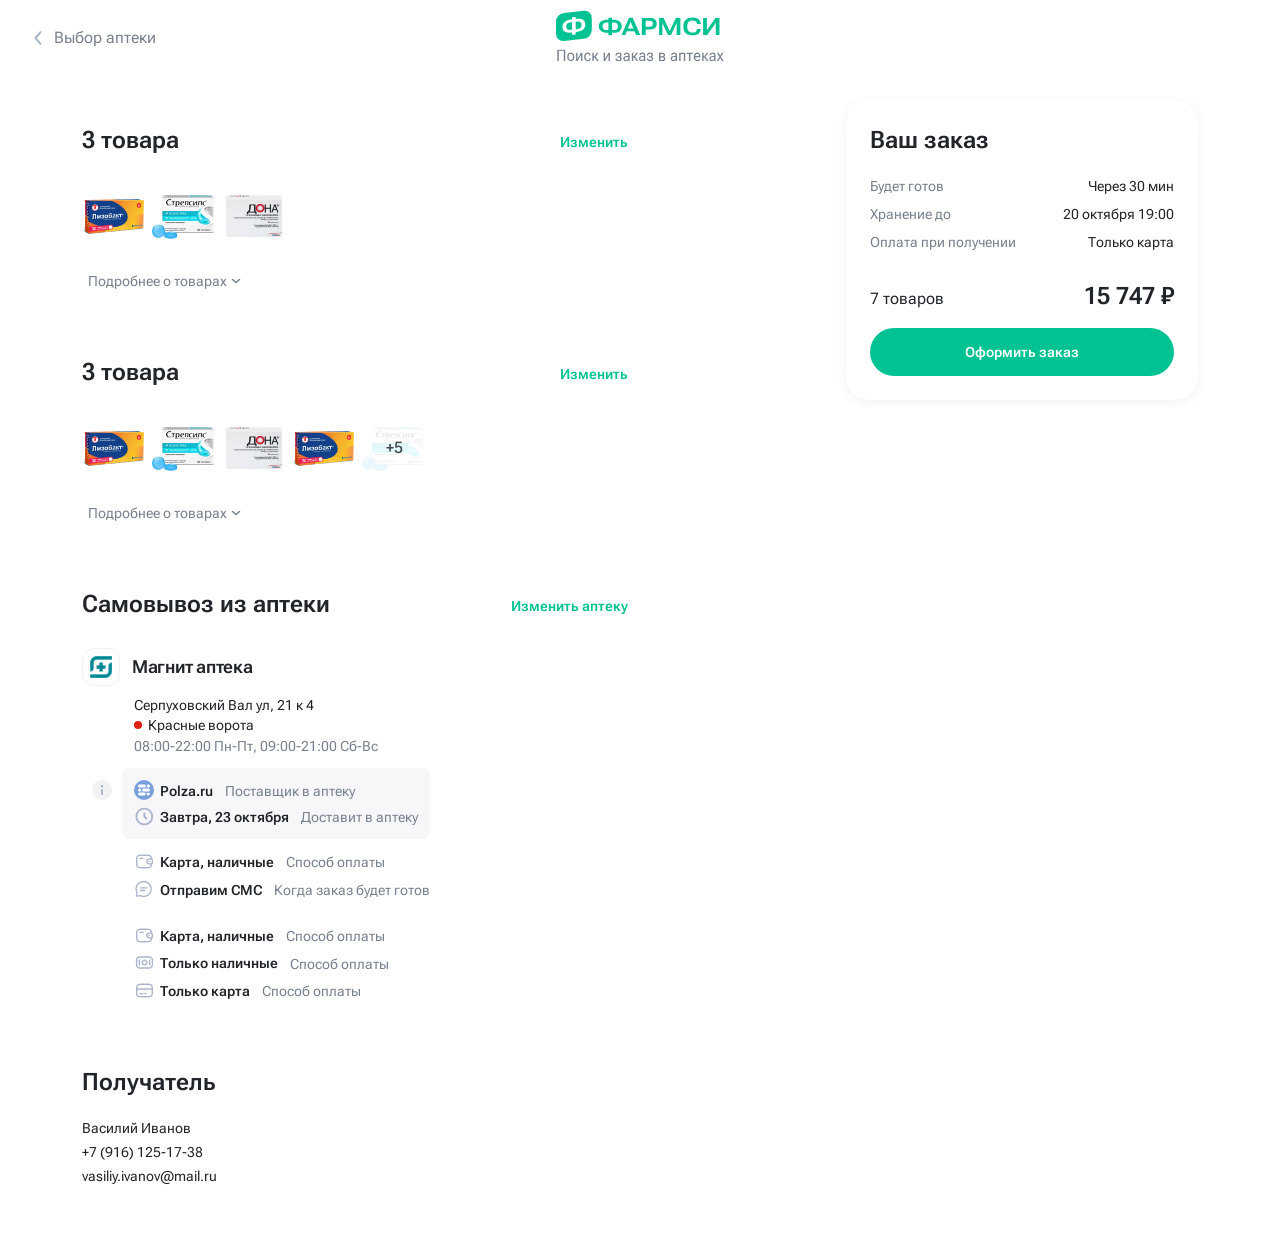
<file: cart-auth-user.html>
<!DOCTYPE html>
<html lang="ru">

<head>
	<meta charset="utf-8">
	<meta http-equiv="X-UA-Compatible" content="IE=edge">
	<meta name="viewport" content="width=device-width, initial-scale=1.0, maximum-scale=1.0, viewport-fit=cover">
	<meta name="description" content="Описание страницы">
	<meta name="format-detection" content="telephone=no">
	<meta name="robots" content="noindex">
	<title>Шаг 3 - Авторизован</title>
	<link rel="apple-touch-icon" href="./assets/images/apple-touch-icon-C9QjvEhI.png" sizes="144x144">
	<link rel="icon" href="./assets/images/favicon-16x16-CDKs5s7O.png" sizes="16x16">
	<link rel="icon" href="./assets/images/favicon-32x32-Dmmu4h1M.png" sizes="32x32">
	<link rel="manifest" href="./assets/site-BRCrxVoA.webmanifest">
	<link rel="mask-icon" href="./assets/images/safari-pinned-tab-ThR9FbhP.svg">
	<link rel="preconnect" href="https://fonts.googleapis.com">
	<link rel="preconnect" href="https://fonts.gstatic.com" crossorigin>
	<link href="https://fonts.googleapis.com/css2?family=Roboto+Flex:opsz,slnt,wdth,wght,GRAD,XOPQ,XTRA,YOPQ,YTAS,YTDE,YTFI,YTLC,YTUC@8..144,-10..0,25..151,100..1000,-200..150,27..175,323..603,25..135,649..854,-305..-98,560..788,416..570,528..760&display=swap"
		  rel="stylesheet">
	<link href="https://cdn.jsdelivr.net/npm/bootstrap@5.3.3/dist/css/bootstrap.min.css" rel="stylesheet"
		  integrity="sha384-QWTKZyjpPEjISv5WaRU9OFeRpok6YctnYmDr5pNlyT2bRjXh0JMhjY6hW+ALEwIH" crossorigin="anonymous">
	<link rel="stylesheet" href="https://cdn.jsdelivr.net/npm/swiper@11/swiper-bundle.min.css"/>
	<link rel="stylesheet" href="https://cdn.jsdelivr.net/npm/@fancyapps/ui@5.0/dist/fancybox/fancybox.css"/>
	<script src="https://api-maps.yandex.ru/2.1/?apikey=b603dd45-d3d4-4cc6-bc5e-3985d0624e53&lang=ru_RU"></script>
  <script type="module" crossorigin src="./assets/index-DrVJuka-.js"></script>
  <link rel="stylesheet" crossorigin href="./assets/css/index-BNXr9-Vb.css">
</head>

<body>
<div class="site">
	<header class="header header--confirm">
		<!-- Header Start-->
		<div class="container">
			<div class="row">
				<div class="col-12">
					<div class="header-confirm">
						<a href="#" class="header-confirm__back">
							<svg width="8" height="14" viewBox="0 0 8 14" fill="none" xmlns="http://www.w3.org/2000/svg">
							<path d="M6.5 1.16406L1.5 6.9974L6.5 12.8307" stroke="#ABB6CC" stroke-width="2" stroke-linecap="round" stroke-linejoin="round"/>
							</svg>

							<!-- <svg class="back-icon">
								<use xlink:href="images/sprites.svg#chev-left"></use>
							</svg> -->
							<span>Выбор аптеки</span>
						</a>
					
						<a href="#" class="header-confirm__logo">
							<img src="./assets/images/logo-BQ3vc78d.svg" alt="logo">
						</a>
					</div>
				</div>
			</div>
		</div>
		
		<!-- Header End-->
	</header>
	<!-- Main section-->
	<main class="">
		<div class="confirm">
			<div class="container">
				<div class="row">
					<div class="col-6 confirm-content">
						<div class="confirm-block">
							<div class="confirm-header">
								<div class="confirm-header__title">3 товара</div>
								<a href="#" class="confirm-header__link">Изменить</a>
							</div>

							<div class="confirm-products">
								<div class="confirm-products__row">
									<div class="confirm-product">
										<img src="./assets/images/product-1@2x-DuPQMpGz.png" alt="alt">
									</div>
									<div class="confirm-product">
										<img src="./assets/images/product-2@2x-C1sm1-f9.png" alt="alt">
									</div>
									<div class="confirm-product">
										<img src="./assets/images/product-8-B-CTQF6W.png" alt="alt">
									</div>
								</div>

								<div class="confirm-products__expand">
									<div class="confirm-product-expand expand-confirm-product">
										<a href="#" class="expand-confirm-product__img">
											<img src="./assets/images/product-1@2x-DuPQMpGz.png" alt="alt">
										</a>
										<div class="expand-confirm-product__name">
											<a href="#" class="expand-confirm-product__name-text">
												Супрастин (для инъекций), 20 мг/мл, раствор для внутривенного, (для инъекций), 20 мг/мл, раствор для внутривенного, 10
											</a>
											<div class="product-info__bottom">
												<span class="product__description-icon">
													<svg viewBox="0 0 24 24">
														<path d="M3 10C3 6.22876 3 4.34315 4.17157 3.17157C5.34315 2 7.22876 2 11 2H13C16.7712 2 18.6569 2 19.8284 3.17157C21 4.34315 21 6.22876 21 10V14C21 17.7712 21 19.6569 19.8284 20.8284C18.6569 22 16.7712 22 13 22H11C7.22876 22 5.34315 22 4.17157 20.8284C3 19.6569 3 17.7712 3 14V10Z" stroke="#ABB6CC" stroke-width="2"></path>
														<path d="M12 8L12 10M12 10L12 12M12 10H9.99998M12 10L14 10" stroke="#EB135B" stroke-width="2" stroke-linecap="round"></path>
														<path d="M8 18L16 18" stroke="#ABB6CC" stroke-width="2" stroke-linecap="round"></path>
													</svg>
													По рецепту
												</span>
											</div>
										</div>

										<div class="expand-confirm-product__info">
											<div class="expand-confirm-product__price">12 800 ₽</div>
											<div class="expand-confirm-product__count">× 3 шт.</div>
										</div>
									</div><!-- expand-confirm-product -->

									<div class="confirm-product-expand expand-confirm-product">
										<a href="#" class="expand-confirm-product__img">
											<img src="./assets/images/product-2@2x-C1sm1-f9.png" alt="alt">
										</a>
										<a href="#" class="expand-confirm-product__name">Супрастин (для инъекций), 20 мг/мл, раствор для внутривенного.</a>

										<div class="expand-confirm-product__info">
											<div class="expand-confirm-product__price">12 800 ₽</div>
											<div class="expand-confirm-product__count">× 3 шт.</div>
										</div>
									</div><!-- expand-confirm-product -->

									<div class="confirm-product-expand expand-confirm-product">
										<a href="#" class="expand-confirm-product__img">
											<img src="./assets/images/product-8-B-CTQF6W.png" alt="alt">
										</a>
										<a href="#" class="expand-confirm-product__name">Раствор для внутривенного, 10 мг/мл, капли для приема внутрь, 20 мл, 1 шт. капли</a>

										<div class="expand-confirm-product__info">
											<div class="expand-confirm-product__price">12 800 ₽</div>
											<div class="expand-confirm-product__count">× 3 шт.</div>
										</div>
									</div><!-- expand-confirm-product -->

								</div>

								<button type="button" class="confirm-products__toggler">
									<span>Подробнее о товарах</span>

									<svg width="10" height="6" viewBox="0 0 10 6" fill="none" xmlns="http://www.w3.org/2000/svg">
										<path d="M8.5 1.5L5 4.5L1.5 1.5" stroke="#78808F" stroke-width="1.5" stroke-linecap="round" stroke-linejoin="round"/>
									</svg>
								</button>
							</div><!-- confirm-products -->

							
						</div><!-- confirm-block -->
						
						<div class="confirm-block">
							<div class="confirm-header">
								<div class="confirm-header__title">3 товара</div>
								<a href="#" class="confirm-header__link">Изменить</a>
							</div>

							<div class="confirm-products">
								<div class="confirm-products__row">
									<div class="confirm-product">
										<img src="./assets/images/product-1@2x-DuPQMpGz.png" alt="alt">
									</div>
									<div class="confirm-product">
										<img src="./assets/images/product-2@2x-C1sm1-f9.png" alt="alt">
									</div>
									<div class="confirm-product">
										<img src="./assets/images/product-8-B-CTQF6W.png" alt="alt">
									</div>
									<div class="confirm-product">
										<img src="./assets/images/product-1@2x-DuPQMpGz.png" alt="alt">
									</div>
									<div class="confirm-product">
										<img src="./assets/images/product-2@2x-C1sm1-f9.png" alt="alt">
										<div class="confirm-product__plug">+5</div>
									</div>
									<div class="confirm-product">
										<img src="./assets/images/product-8-B-CTQF6W.png" alt="alt">
									</div>
								</div>

								<div class="confirm-products__expand">
									<div class="confirm-product-expand expand-confirm-product">
										<div class="expand-confirm-product__img">
											<img src="./assets/images/product-1@2x-DuPQMpGz.png" alt="alt">
										</div>
										<div class="expand-confirm-product__name">
											<div class="expand-confirm-product__name-text">
												Супрастин (для инъекций), 20 мг/мл, раствор для внутривенного, (для инъекций), 20 мг/мл, раствор для внутривенного, 10
											</div>
											<div class="product-info__bottom">
												<span class="product__description-icon">
													<svg viewBox="0 0 24 24">
														<path d="M3 10C3 6.22876 3 4.34315 4.17157 3.17157C5.34315 2 7.22876 2 11 2H13C16.7712 2 18.6569 2 19.8284 3.17157C21 4.34315 21 6.22876 21 10V14C21 17.7712 21 19.6569 19.8284 20.8284C18.6569 22 16.7712 22 13 22H11C7.22876 22 5.34315 22 4.17157 20.8284C3 19.6569 3 17.7712 3 14V10Z" stroke="#ABB6CC" stroke-width="2"></path>
														<path d="M12 8L12 10M12 10L12 12M12 10H9.99998M12 10L14 10" stroke="#EB135B" stroke-width="2" stroke-linecap="round"></path>
														<path d="M8 18L16 18" stroke="#ABB6CC" stroke-width="2" stroke-linecap="round"></path>
													</svg>
													По рецепту
												</span>
											</div>
										</div>

										<div class="expand-confirm-product__info">
											<div class="expand-confirm-product__price">12 800 ₽</div>
											<div class="expand-confirm-product__count">× 3 шт.</div>
										</div>
									</div><!-- expand-confirm-product -->

									<div class="confirm-product-expand expand-confirm-product">
										<div class="expand-confirm-product__img">
											<img src="./assets/images/product-2@2x-C1sm1-f9.png" alt="alt">
										</div>
										<div class="expand-confirm-product__name">Супрастин (для инъекций), 20 мг/мл, раствор для внутривенного.</div>

										<div class="expand-confirm-product__info">
											<div class="expand-confirm-product__price">12 800 ₽</div>
											<div class="expand-confirm-product__count">× 3 шт.</div>
										</div>
									</div><!-- expand-confirm-product -->

									<div class="confirm-product-expand expand-confirm-product">
										<div class="expand-confirm-product__img">
											<img src="./assets/images/product-8-B-CTQF6W.png" alt="alt">
										</div>
										<div class="expand-confirm-product__name">Раствор для внутривенного, 10 мг/мл, капли для приема внутрь, 20 мл, 1 шт. капли</div>

										<div class="expand-confirm-product__info">
											<div class="expand-confirm-product__price">12 800 ₽</div>
											<div class="expand-confirm-product__count">× 3 шт.</div>
										</div>
									</div><!-- expand-confirm-product -->

								</div>

								<button type="button" class="confirm-products__toggler">
									<span>Подробнее о товарах</span>

									<svg width="10" height="6" viewBox="0 0 10 6" fill="none" xmlns="http://www.w3.org/2000/svg">
										<path d="M8.5 1.5L5 4.5L1.5 1.5" stroke="#78808F" stroke-width="1.5" stroke-linecap="round" stroke-linejoin="round"/>
									</svg>

									<!-- <svg class="confirm-products__toggler-icon">
										<use xlink:href="images/sprites.svg#chev-down"></use>
									</svg> -->
								</button>
							</div><!-- confirm-products -->

							
						</div><!-- confirm-block -->
						
						<!-- Доставка поставщика -->
						<div class="confirm-block" data-tooltip-supplier-info>
							<div class="confirm-header">
								<div class="confirm-header__title">Самовывоз из аптеки</div>
								<a href="#" class="confirm-header__link">Изменить аптеку</a>
							</div>
							<div class="confirm-location">
								<div class="pricelist__company">
									<img class="pricelist__logo" src="./assets/images/magnit_logo-DAFS3cN4.png" alt="">
									<span class="pricelist__name">Магнит аптека
									</span>
								</div>

								<div class="confirm-location__info confirm-location__info--supplier">
									<div class="pricelist__address">Серпуховский Вал ул, 21 к 4</div>
									<div class="pricelist__subway">Красные ворота</div>
									<div class="pricelist__schedule">08:00-22:00 Пн-Пт, 09:00-21:00 Сб-Вс</div>
								</div>

								<div class="confirm-supplier">
									<div class="confirm-supplier__icon">
										<svg width="20" height="20" viewBox="0 0 20 20" fill="none" xmlns="http://www.w3.org/2000/svg" data-bs-toggle="tooltip" data-bs-container="[data-tooltip-supplier-info]" data-bs-trigger="hover" data-bs-placement="top" data-bs-fallbackplacements="['top']" data-bs-custom-class="confirm-supplier-tooltip" data-bs-title="Товар поступит в аптеку 23 октября от поставщика Polza.ru. Забрать заказ вы сможете после получения СМС о готовности заказа" data-bs-html="true" title="" data-bs-original-title="">
											<g clip-path="url(#clip0_465_4033)">
											<path d="M20 10C20 15.5228 15.5228 20 10 20C4.47715 20 0 15.5228 0 10C0 4.47715 4.47715 0 10 0C15.5228 0 20 4.47715 20 10Z" fill="#F2F2F5"></path>
											<path fill-rule="evenodd" clip-rule="evenodd" d="M10 15C9.44772 15 9 14.5523 9 14L9 10C9 9.44772 9.44772 9 10 9C10.5523 9 11 9.44772 11 10L11 14C11 14.5523 10.5523 15 10 15Z" fill="#ABB6CC"></path>
											<path d="M11.25 6.25C11.25 5.55964 10.6904 5 10 5C9.30964 5 8.75 5.55964 8.75 6.25C8.75 6.94036 9.30964 7.5 10 7.5C10.6904 7.5 11.25 6.94036 11.25 6.25Z" fill="#ABB6CC"></path>
											</g>
											<defs>
											<clipPath id="clip0_465_4033">
											<rect width="20" height="20" fill="white"></rect>
											</clipPath>
											</defs>
										</svg>
									</div>
									<div class="confirm-supplier__body">
										<div class="confirm-payment__item">
											<span class="confirm-payment__icon">
												<img src="./assets/images/Polza_logo-BlcW6tYA.svg" alt="alg">
											</span>
											<span class="confirm-payment__val">Polza.ru</span>
											<span class="confirm-payment__key">Поставщик в аптеку</span>
										</div><!-- confirm-payment__item -->

										<div class="confirm-payment__item">
											<span class="confirm-payment__icon">
												<svg class="icon-pay-clock">
													<use xlink:href="./assets/images/sprites-CPYhenus.svg#pay-clock"></use>
												</svg>
											</span>
											<span class="confirm-payment__val">Завтра, 23 октября</span>
											<span class="confirm-payment__key">Доставит в аптеку</span>
										</div><!-- confirm-payment__item -->
									</div>
								</div>

								<div class="confirm-payment">
									<div class="confirm-payment__item">
										<span class="confirm-payment__icon">
											<svg class="icon-product-card">
												<use xlink:href="./assets/images/sprites-CPYhenus.svg#card-cash"></use>
											</svg>
										</span>
										<span class="confirm-payment__val">Карта, наличные</span>
										<span class="confirm-payment__key">Способ оплаты</span>
									</div><!-- confirm-payment__item -->

									<div class="confirm-payment__item">
										<span class="confirm-payment__icon">
											<svg class="icon-sms">
												<use xlink:href="./assets/images/sprites-CPYhenus.svg#sms"></use>
											</svg>
										</span>
										<span class="confirm-payment__val">Отправим СМС</span>
										<span class="confirm-payment__key">Когда заказ будет готов</span>
									</div><!-- confirm-payment__item -->

								</div>

								<div class="confirm-payment" style="margin-top: 24px;">
									<div class="confirm-payment__item">
										<span class="confirm-payment__icon">
											<svg class="icon-product-card">
												<use xlink:href="./assets/images/sprites-CPYhenus.svg#card-cash"></use>
											</svg>
										</span>
										<span class="confirm-payment__val">Карта, наличные</span>
										<span class="confirm-payment__key">Способ оплаты</span>
									</div><!-- confirm-payment__item -->

									<div class="confirm-payment__item">
										<span class="confirm-payment__icon">
											<svg class="icon-product-card">
												<use xlink:href="./assets/images/sprites-CPYhenus.svg#cash"></use>
											</svg>
										</span>
										<span class="confirm-payment__val">Только наличные</span>
										<span class="confirm-payment__key">Способ оплаты</span>
									</div><!-- confirm-payment__item -->

									<div class="confirm-payment__item">
										<span class="confirm-payment__icon">
											<svg class="icon-product-card">
												<use xlink:href="./assets/images/sprites-CPYhenus.svg#credit-card"></use>
											</svg>
										</span>
										<span class="confirm-payment__val">Только карта</span>
										<span class="confirm-payment__key">Способ оплаты</span>
									</div><!-- confirm-payment__item -->

								</div>
							</div>
						</div><!-- confirm-block -->

						<div class="confirm-block">
							<div class="confirm-header confirm-header--recipient">
								<div class="confirm-header__title">Получатель</div>
							</div>
							<div class="confirm-recipient">
								<div class="confirm-recipient__item">Василий Иванов</div>
								<div class="confirm-recipient__item">+7 (916) 125-17-38</div>
								<div class="confirm-recipient__item">vasiliy.ivanov@mail.ru</div>
							</div>
						</div><!-- confirm-block -->
					</div>
					<div class="col">
						<div class="order-overall-wrap">
							<div class="order-overall">
								<div class="order-overall__top">
									<div class="order-overall__titlle">Ваш заказ</div>
									<div class="order-overall__info">
										<div class="order-overall__key">Будет готов</div>
										<div class="order-overall__val">Через 30 мин</div>
										<div class="order-overall__key">Хранение до</div>
										<div class="order-overall__val">20 октября 19:00</div>
										<div class="order-overall__key">Оплата при получении</div>
										<div class="order-overall__val">Только карта</div>
									</div>
									<div class="order-overall__result">
										<div class="order-overall__items">7 товаров</div>
										<div class="order-overall__price">15 747 ₽</div>
									</div>
									<button class="order-overall__action button button-primary w-100">Оформить заказ</button>
								</div>
							</div>
						</div>
						
					</div>
				</div>
			</div>
		</div><!-- confirm-content -->

	</main>
</div>

<div class="scroll-up scroll-up--hidden is-active">
	<svg class="scroll-up__icon">
		<use xlink:href="./assets/images/sprites-CPYhenus.svg#arrow-up"></use>
	</svg>
</div>

<div class="toast fade hide">
	<div class="toast-body">
		<div class="d-flex align-items-center"><img class="toast-image" src="./assets/images/product-3-C06GJjld.png" alt=""
													width="66" height="66">
			<div class="d-flex align-items-center toast-inner">
				<div class="text-white toast-text">Товар добавлен в корзину</div>
				<a class="toast-button" href="#">Перейти</a>
			</div>
		</div>
	</div>
</div>

<div class="modal fade" id="cityChangeModal" tabindex="-1"
	 aria-hidden="true">
	<div class="modal-dialog modal-dialog-centered city-change-modal">
		<div class="city-change modal-content">
			<button type="button" class="city-change__close" data-bs-dismiss="modal"
					aria-label="Close">
				<svg aria-hidden="true" width="20" height="20" viewBox="0 0 20 20"
					 fill="none" xmlns="http://www.w3.org/2000/svg">
					<path d="M15.332 4.66663L4.66536 15.3333" stroke="#ABB6CC"
						  stroke-width="2" stroke-linecap="round"
						  stroke-linejoin="round"/>
					<path d="M4.66797 4.66663L15.3346 15.3333" stroke="#ABB6CC"
						  stroke-width="2" stroke-linecap="round"
						  stroke-linejoin="round"/>
				</svg>
			</button>
			<div class="modal__header city-change__header">
				<p class="city-change__title">Выберите город</p>
				<div class="city-change__define">
					<svg class="city-change__define-icon" width="20" height="20" viewBox="0 0 20 20" fill="none"
						 xmlns="http://www.w3.org/2000/svg">
						<path d="M11.25 18.4993L15.8333 5.16602L2.5 9.74935L7.95416 11.931C8.46237 12.1343 8.86505 12.537 9.06833 13.0452L11.25 18.4993Z"
							  stroke="#00C293" stroke-width="2" stroke-linecap="round" stroke-linejoin="round"/>
					</svg>

					<div class="city-change__loading city-change__define-loading">
						<div class="button--loading"></div>
					</div>

					Определить
				</div>
			</div>
			<div class="modal__body city-change__body">
				<div class="city-change__choosen">
					<svg class="city-change__choosen-icon" width="20" height="20" viewBox="0 0 20 20" fill="none"
						 xmlns="http://www.w3.org/2000/svg">
						<path fill-rule="evenodd" clip-rule="evenodd"
							  d="M8.71159 18.8511L10 19.9994L11.2884 18.8511C15.4026 15.1846 17.5 11.9276 17.5 8.87888C17.5 4.55054 14.1783 1.25 10 1.25C5.82171 1.25 2.5 4.55054 2.5 8.87888C2.5 11.9276 4.59737 15.1846 8.71159 18.8511ZM13.75 8.75C13.75 6.67893 12.0711 5 10 5C7.92893 5 6.25 6.67893 6.25 8.75C6.25 10.8211 7.92893 12.5 10 12.5C12.0711 12.5 13.75 10.8211 13.75 8.75Z"
							  fill="#ABB6CC"/>
					</svg>
					<div class="city-change__loading city-change__choosen-loading">
						<div class="button--loading"></div>
					</div>
					<div class="city-change__choosen-text">Выбран:</div>
					<div class="city-change__choosen-text city-change__choosen-text--city js-city-choosen-city">
						Ростов-на-Дону
					</div>
					<div class="city-change__choosen-text city-change__choosen-text--region js-city-choosen-region">
						Ростовская область, очень длинный текст рег
					</div>
				</div>
				<div class="form-group w-100" style="margin-bottom: 24px;">
					<input class="city-change__input js-city-search-input" type="text" name="city"
						   placeholder="Город или регион">
					<svg class="city-change__input-icon" width="20" height="20" viewBox="0 0 20 20" fill="none"
						 xmlns="http://www.w3.org/2000/svg">
						<g clip-path="url(#clip0_2477_21238)">
							<circle cx="7.91667" cy="7.91667" r="7.91667" transform="matrix(-1 0 0 1 18.3334 1.66602)"
									stroke="#ABB6CC" stroke-width="2"/>
							<path d="M4.58337 15.416L1.66671 18.3327" stroke="#ABB6CC" stroke-width="2"
								  stroke-linecap="round"/>
						</g>
						<defs>
							<clipPath id="clip0_2477_21238">
								<rect width="20" height="20" fill="white" transform="matrix(-1 0 0 1 20 0)"/>
							</clipPath>
						</defs>
					</svg>
					<div class="city-change__loading city-change__input-loading">
						<div class="button--loading"></div>
					</div>
					<button class="city-change__input-clear" onclick="$('.js-city-search-input').val('')" type="button">
						<svg width="16" height="16" viewBox="0 0 16 16" fill="none" xmlns="http://www.w3.org/2000/svg">
							<path d="M2.66663 2.66797L13.3333 13.3346" stroke="#ABB6CC" stroke-width="2"
								  stroke-linecap="round" stroke-linejoin="round"/>
							<path d="M13.3334 2.66797L2.66671 13.3346" stroke="#ABB6CC" stroke-width="2"
								  stroke-linecap="round" stroke-linejoin="round"/>
						</svg>
					</button>
				</div>
				<div class="city-change__cities">

				</div>
			</div>
		</div>
	</div>
</div>

<!--MODALS-->
<div class="modal" id="deletionConfirmModal" tabindex="-1" aria-hidden="true">
	<div class="modal-dialog  modal-dialog-centered">
		<div class="modal-content">
			<div class="modal-header">
				<h3 class="modal__title js-cart-confirm-title">Удалить выбранные товары?</h3>
				<button type="button" class="modal__close" data-bs-dismiss="modal" aria-label="Close">
					<svg width="20" height="20" viewBox="0 0 20 20" fill="none" xmlns="http://www.w3.org/2000/svg">
						<path d="M15.332 4.66675L4.66536 15.3334" stroke="#ABB6CC" stroke-width="2"
							  stroke-linecap="round" stroke-linejoin="round"/>
						<path d="M4.66797 4.66675L15.3346 15.3334" stroke="#ABB6CC" stroke-width="2"
							  stroke-linecap="round" stroke-linejoin="round"/>
					</svg>
				</button>
			</div>
			<div class="modal-body">
				<p class="modal__description">Отменить это действие будет невозможно</p>
			</div>
			<div class="modal-footer">
				<button class="button button-red js-cart-confirm-deletion">Удалить</button>
				<button type="button" class="button button-solid" data-bs-dismiss="modal">Отменить</button>
			</div>
		</div>
	</div>
</div>

<div class="modal" id="productSearchModal" tabindex="-1" aria-hidden="true">
	<div class="modal-dialog  modal-dialog-centered">
		<div class="modal-content">
			<div class="modal-header">
				<h3 class="modal__title">Товара нет в выбранном городе,<br> но есть в других аптеках региона</h3>
				<button type="button" class="modal__close" data-bs-dismiss="modal" aria-label="Close">
					<svg width="20" height="20" viewBox="0 0 20 20" fill="none" xmlns="http://www.w3.org/2000/svg">
						<path d="M15.332 4.66675L4.66536 15.3334" stroke="#ABB6CC" stroke-width="2"
							  stroke-linecap="round" stroke-linejoin="round"/>
						<path d="M4.66797 4.66675L15.3346 15.3334" stroke="#ABB6CC" stroke-width="2"
							  stroke-linecap="round" stroke-linejoin="round"/>
					</svg>
				</button>
			</div>
			<div class="modal-body" style=" margin: 4px 0 28px;">
				<button type="button" class="button button-primary"
						style="font-size: 16px; line-height: 24px; padding: 12px 28px; width: 100%; margin-top: 16px;">
					Посмотреть в аптеках региона
				</button>
			</div>
			<div class="modal-footer">
				<p class="modal__description js-cart-product-search-description">
					Или расширьте поиск на весь регион<br>
					<span class="modal__description--green js-cart-product-search-perform">Москва и МО</span>, чтобы собрать корзину<br>
					с этим товаром
				</p>
			</div>
		</div>
	</div>
</div>

<script src="https://code.jquery.com/jquery-3.7.0.min.js"
		integrity="sha256-2Pmvv0kuTBOenSvLm6bvfBSSHrUJ+3A7x6P5Ebd07/g=" crossorigin="anonymous"></script>
<script src="https://cdnjs.cloudflare.com/ajax/libs/bootstrap/5.0.1/js/bootstrap.bundle.min.js"></script>
<script src="https://cdn.jsdelivr.net/npm/@fancyapps/ui@5.0/dist/fancybox/fancybox.umd.js"></script>

</body>

</html>
</file>
<file: assets/css/index-BNXr9-Vb.css>
@charset "UTF-8";*,*:before,*:after{box-sizing:inherit;font-family:Roboto Flex,sans-serif!important}html{position:relative;min-height:100vh;box-sizing:border-box;font-family:Roboto Flex,sans-serif!important;font-size:16px;line-height:24px;scroll-behavior:smooth}html.has-cursor,html.has-cursor *{cursor:none!important}html.is-lock-scroll,html.is-lock-scroll body{overflow:hidden}html body.modal-open{overflow-y:hidden!important}html body.modal-open .header__fixed.is-active{max-width:calc(100% - 17px)}body{-webkit-font-smoothing:antialiased;text-decoration-skip:objects;text-rendering:optimizeLegibility;text-size-adjust:100%;-webkit-tap-highlight-color:transparent;margin:0;padding:0;position:relative}body .tooltip{--bs-tooltip-max-width: 186px;--bs-border-radius: 8px;--bs-tooltip-padding-y: 5px;--bs-tooltip-padding-x: 12px;--bs-emphasis-color: rgba(0, 0, 0, .8);font-family:Roboto Flex,sans-serif;font-size:16px;line-height:22px}body .bs-tooltip-auto[data-popper-placement^=top] .tooltip-arrow:before,body .bs-tooltip-top .tooltip-arrow:before{width:12px;height:6px;top:0;border:none;background:url([data-uri])}body .bs-tooltip-auto[data-popper-placement^=right] .tooltip-arrow:before,body .bs-tooltip-end .tooltip-arrow:before{width:12px;height:6px;top:0;border:none;background:url([data-uri]);transform:rotate(90deg) translateY(-2px)}main{flex:1}.main{margin-top:184px;padding-bottom:96px}a,button{border:none;outline:none;background:transparent;transition:.2s;cursor:pointer}a{text-decoration:none;color:currentColor}.has-hover a:not([disabled]):hover{color:var(--primary-hover-color)}input{font-family:Roboto Flex,sans-serif}p{font-size:18px;line-height:24px}figure,picture{display:inline-block;margin:0;line-height:0}figure img,picture img{width:100%}img{vertical-align:top;max-width:100%;height:auto;-webkit-user-select:none;user-select:none}img[draggable=false]{pointer-events:none;-webkit-user-drag:none}fieldset{margin:0;border:0;padding:0}ul,li{list-style:none;margin:0;padding:0}.ordered-list{list-style-type:decimal;padding-left:0}.ordered-list li{list-style-type:decimal;margin-left:20px;color:var(--text-dark)}.unordered-list{font-size:14px;margin-left:6px;list-style:none}.unordered-list li{position:relative;color:var(--secondary-color);padding-left:14px;margin-left:0;line-height:22px}.unordered-list li:before{content:"•";color:var(--secondary-color);position:absolute;left:0}.unordered-list li:not(:last-child){margin-bottom:4px}video{outline:none;width:100%;height:100%}iframe{display:block}.js-lazy-load:not(.is-loaded){max-height:50vh}.site{display:flex;flex-direction:column;min-height:100vh;min-height:var(--vh)}.form-group{position:relative}.w-100{width:100%}.tooltip{z-index:90}.button{display:flex;align-items:center;justify-content:center;padding:0;width:max-content;border:none;font-family:Roboto Flex,sans-serif;background:transparent;transition:.2s}.button:disabled{background-color:#f2f2f5!important;color:var(--icon-default)!important}.has-hover .button:not([disabled]):hover{color:#fff;background-color:var(--primary-hover-color)}.button--loading{position:relative;color:transparent!important;pointer-events:none;-webkit-user-select:none;user-select:none}.button--loading svg{opacity:0}.button--loading:after{content:"";position:absolute;top:0;right:0;left:0;bottom:0;width:24px;height:24px;margin:auto;border:2px solid #fff;border-bottom-color:transparent;border-radius:50%;box-sizing:border-box;animation:rotation 1s linear infinite}.button-big{padding:0 32px;height:48px;font-weight:600;font-size:18px;line-height:48px;color:#fff;background:var(--primary-color);border-radius:0 99px 99px 0}.button-red{padding:8px 28px;font-weight:600;font-size:18px;line-height:32px;border-radius:99px;background-color:var(--red-color);color:#fff}.button-red:active,.button-red:hover{background-color:var(--red-hover-color)!important}.button-hero{padding:24px 48px;font-weight:600;font-size:24px;line-height:32px;color:#fff;background-color:var(--primary-color);border-radius:76px}.button-primary{padding:11px 20px;font-weight:600;font-size:14px;line-height:22px;color:#fff;border-radius:99px;background-color:var(--primary-color)}@media (min-width: 1200px){.button-primary{padding:11px 32px}}.button-secondary{padding:11px 12px;font-weight:600;font-size:14px;line-height:22px;color:var(--primary-color);background-color:#00c29314;border-radius:99px}.has-hover .button-secondary:not([disabled]):hover{color:var(--primary-color);background-color:#00c2931f}.button-secondary.button--loading:after{border-color:var(--primary-color) var(--primary-color) transparent}.button-middle{padding:12px 28px;font-weight:600;font-size:18px;line-height:32px;color:#fff;background-color:var(--primary-color);border-radius:99px}.button-border{min-width:133px;font-size:14px;font-weight:600;line-height:18px;color:var(--primary-color);border:2px solid var(--primary-color);padding:11px 16px;background-color:unset;white-space:nowrap;border-radius:99px}.button-border svg{width:24px;height:24px;stroke-width:2px;margin-left:8px;stroke:var(--primary-color);transition:.3s}.button-border svg path{stroke:var(--primary-color);transition:.3s}.has-hover .button-border:not([disabled]):hover{background-color:transparent;color:var(--primary-hover-color);border:2px solid var(--primary-hover-color)}.has-hover .button-border:not([disabled]):hover svg{stroke:var(--primary-hover-color)}.has-hover .button-border:not([disabled]):hover svg path{stroke:var(--primary-hover-color)}.button-border.button--loading:after{border-color:var(--primary-hover-color) var(--primary-hover-color) transparent}.button-solid{padding:8px 28px;font-weight:500;font-size:18px;line-height:32px;color:#000;background:var(--bg-light);border-radius:99px}.button-solid svg{width:24px;height:24px;stroke-width:2px;margin-left:8px;stroke:var(--icon-default);transition:.3s}.button-solid svg path{stroke:var(--icon-default);transition:.3s}.has-hover .button-solid:not([disabled]):hover{color:#000;background:var(--border-color)}.has-hover .button-solid:not([disabled]):hover svg{stroke:var(--secondary-color)}.has-hover .button-solid:not([disabled]):hover svg path{stroke:var(--secondary-color)}.button-solid.button--loading:after{border-color:var(--icon-default) var(--icon-default) transparent}.button-icon{padding:12px;background:var(--bg-light);border-radius:99px}.button-icon svg{width:24px;height:24px;stroke-width:2px;stroke:var(--icon-default);transition:.3s}.button-icon svg path{stroke:var(--icon-default);transition:.3s}.has-hover .button-icon:not([disabled]):hover{color:#000;background:var(--border-color)}.has-hover .button-icon:not([disabled]):hover svg{stroke:var(--secondary-color)}.has-hover .button-icon:not([disabled]):hover svg path{stroke:var(--secondary-color)}.button-icon.button--loading:after{border-color:var(--icon-default) var(--icon-default) transparent}.form-floating textarea{position:relative;max-height:350px;min-height:176px!important;background-image:url(../images/textarea-BCIi4lM9.svg)!important;background-repeat:no-repeat!important;background-position:right bottom!important;background-size:20px}.form-floating textarea::-webkit-resizer{display:none!important}.form-floating label{display:inline;top:16px;left:16px;padding:0 4px;color:var(--secondary-color);font-size:16px;font-weight:400;line-height:24px;transition:.2s;transform-origin:0 50%;height:fit-content;background-color:#fff}.form-floating .form-control{--bs-form-valid-color: #000;--bs-form-valid-border-color: #000;--bs-form-invalid-color: var(--red-color);--bs-form-invalid-border-color: var(--red-color);padding:18px 16px!important;font-size:16px;border:1px solid #E1E1E5;border-radius:10px;box-shadow:none!important;outline:none!important;min-height:58px}.form-floating .form-control:hover{border:1px solid var(--icon-default)}.form-floating .form-control:focus{border-color:#000}.form-floating .form-control:focus~label{color:var(--secondary-color);scale:.9;transform:translateY(-31px)}.form-floating .form-control:not(:placeholder-shown)~label{color:var(--secondary-color);scale:.9;transform:translateY(-31px)}.form-check{position:relative;display:flex;padding:0;margin:0}.form-check-input{width:20px;height:20px;padding:0;margin:0!important;border-color:#cdd3e0;border-radius:4px;transition:0s;cursor:pointer;background-size:12px;background-position:50% 55%}.form-check-input:active{filter:unset;border-color:var(--primary-color)!important}.form-check-input:hover{border-color:var(--primary-color)}.form-check-input:checked{background-color:var(--primary-color);border-color:var(--primary-color)}.form-check-input:checked:hover{background-color:var(--primary-hover-color)}.form-check-input:checked[type=checkbox]{background-image:url(../images/check-white-oDz8ddbV.svg)}.form-check-input:focus{box-shadow:none}.form-check-input:focus:checked{border-color:var(--primary-color)}.form-check-input:focus:not(:checked){border-color:#cdd3e0}.form-check-label{padding:0;margin:0;font-size:14px;font-weight:400;line-height:20px;-webkit-user-select:none;user-select:none}.form-check-label:not(:first-child){padding-left:12px}.section:not(:last-child){margin-bottom:88px}.title{margin:0;font-size:32px;font-weight:600;line-height:40px;letter-spacing:-.02em;text-align:left;font-variation-settings:"wdth" 120,"GRAD" 0,"slnt" 0,"XTRA" 468,"XOPQ" 96,"YOPQ" 79,"YTLC" 514,"YTUC" 712,"YTAS" 750,"YTDE" -203,"YTFI" 738}.title:not(:last-child){margin-bottom:24px}.subtitle{margin:0;font-size:24px;font-weight:600;line-height:32px;letter-spacing:-.02em;text-align:left;font-variation-settings:"wdth" 120,"GRAD" 0,"slnt" 0,"XTRA" 468,"XOPQ" 96,"YOPQ" 79,"YTLC" 514,"YTUC" 712,"YTAS" 750,"YTDE" -203,"YTFI" 738}.subtitle:not(:last-child){margin-bottom:36px}.banner{position:relative;width:100%;height:232px}.banner img{display:block;width:100%;height:100%;object-fit:contain;object-position:center}.font-primary{color:var(--primary-color)!important}.overlay{position:fixed;top:0;left:0;width:100%;height:100%;display:none;background-color:#0000007a;z-index:1000}.fade{transition:opacity .15s linear}.fade:not(.show){opacity:0}.switcher{display:flex;align-items:center;justify-content:center;color:#00c293;border-radius:99px;padding:11px 12px 11px 14px;background-color:#00c29314;-webkit-user-select:none;user-select:none;cursor:pointer;transition:.3s}.switcher:hover{color:#00b88b;background-color:#00c2931f}.switcher label{font-size:14px;font-weight:600;line-height:22px;margin-right:9px;white-space:nowrap;cursor:pointer;overflow:hidden;text-overflow:ellipsis}.switcher input[type=checkbox],.switcher input[type=radio]{--active: var(--primary-color);--active-inner: #fff;--focus: 2px rgba(0, 194, 147, .3);--border: #fff;--border-hover: unset;--background: #ABB6CC;--disabled: #F6F8FF;--disabled-inner: #E1E6F9;-webkit-appearance:none;-moz-appearance:none;height:21px;outline:none;display:inline-block;vertical-align:top;position:relative;margin:0;cursor:pointer;background:var(--b, var(--background));transition:background .3s,border-color .3s,box-shadow .2s}.switcher input[type=checkbox]:after,.switcher input[type=radio]:after{content:"";display:block;left:0;top:0;position:absolute;transition:transform .3s ease,opacity var(--d-o, .2s)}.switcher input[type=checkbox]:checked,.switcher input[type=radio]:checked{--b: var(--active);--bc: var(--active);--d-o: .3s;--d-t: .3s}.switcher input[type=checkbox]:disabled,.switcher input[type=radio]:disabled{--b: var(--disabled);cursor:not-allowed;opacity:.9}.switcher input[type=checkbox]:disabled:checked,.switcher input[type=radio]:disabled:checked{--b: var(--disabled-inner);--bc: var(--border)}.switcher input[type=checkbox]:disabled+label,.switcher input[type=radio]:disabled+label{cursor:not-allowed}.switcher input[type=checkbox]:hover:not(:checked):not(:disabled),.switcher input[type=radio]:hover:not(:checked):not(:disabled){--bc: var(--border-hover)}.switcher input[type=checkbox]:not(.switch),.switcher input[type=radio]:not(.switch){width:21px}.switcher input[type=checkbox]:not(.switch):after,.switcher input[type=radio]:not(.switch):after{opacity:var(--o, 0)}.switcher input[type=checkbox]:not(.switch):checked,.switcher input[type=radio]:not(.switch):checked{--o: 1}.switcher input[type=checkbox]+label,.switcher input[type=radio]+label{font-size:14px;line-height:21px;display:inline-block;vertical-align:top;cursor:pointer;margin-left:4px}.switcher input[type=checkbox]{cursor:pointer}.switcher input[type=checkbox]:not(.switch){border-radius:7px}.switcher input[type=checkbox]:not(.switch):after{width:5px;height:9px;border:2px solid var(--active-inner);border-top:0;border-left:0;left:7px;top:4px;transform:rotate(var(--r, 20deg))}.switcher input[type=checkbox]:not(.switch):checked{--r: 43deg}.switcher input[type=checkbox].switch{width:33px;height:20px;border-radius:11px}.switcher input[type=checkbox].switch:after{box-sizing:content-box;left:2px;top:2px;border-radius:16px;width:16px;height:16px;background:var(--ab, var(--border));transform:translate(var(--x, 0))}.switcher input[type=checkbox].switch:checked{--ab: var(--active-inner);--x: 13px}.switcher input[type=checkbox].switch:disabled:not(:checked):after{opacity:.6}.switcher input[type=radio]{border-radius:99px}.switcher input[type=radio]:after{width:19px;height:19px;border-radius:50%;background:var(--active-inner);opacity:0;transform:scale(var(--s, .7))}.switcher input[type=radio]:checked{--s: .5}.banner{position:relative;width:100%;display:flex;align-items:center;justify-content:center;max-height:162px}.banner--small{max-height:220px}.banner__img{display:block;width:100%;height:100%;object-fit:cover!important;object-position:center;border-radius:24px}.banner__advertising{z-index:10;top:16px;position:absolute;right:16px}.banner__product-mini{width:100%;min-height:406px;flex-direction:column;padding:16px;border-radius:24px;max-height:unset;border:1px solid #F2F2F5;background-size:208px;background-repeat:no-repeat;background-position:center 14px}.banner__product-mini:hover{color:#000!important}.banner__product-mini-tab{z-index:10;position:absolute;top:14px;left:14px}.banner__product-mini-info{position:absolute;bottom:0;left:25px;width:calc(100% - 50px);margin-bottom:24px}.banner__product-mini-name{font-size:18px;font-weight:400;line-height:18px}.banner__product-mini-name:not(:last-child){margin-bottom:8px}.banner__product-mini-disc{font-size:12px;font-weight:400;line-height:16px;color:var(--secondary-color);padding:4px 8px;background-color:var(--bg-light);border-radius:8px;text-transform:uppercase}.banner__product-mini-button{font-size:18px;font-weight:600;line-height:32px;padding:8px 32px}.banner__product-mini-price{font-size:18px;font-weight:600;line-height:24px;font-variation-settings:"wdth" 148,"GRAD" 0,"slnt" 0,"XTRA" 468,"XOPQ" 96,"YOPQ" 79,"YTLC" 514,"YTUC" 712,"YTAS" 750,"YTDE" -203,"YTFI" 738}.banner__product-mini-bottom{display:flex;justify-content:space-between;align-items:center;margin-top:12px}.banner__product-mini-advertising{background:#f7f7fa!important}@keyframes spinner{0%{transform:rotate(0)}to{transform:rotate(360deg)}}@keyframes fade-in{0%{opacity:0}to{opacity:1}}@keyframes fade-in-bottom{0%{transform:translateY(50px);opacity:0}to{transform:translateY(0);opacity:1}}@keyframes fade-in-left{0%{transform:translate(-50px);opacity:0}to{transform:translate(0);opacity:1}}@keyframes fade-in-right{0%{transform:translate(50px);opacity:0}to{transform:translate(0);opacity:1}}@keyframes rotation{0%{transform:rotate(0)}to{transform:rotate(360deg)}}.header{z-index:900;position:absolute;top:0;left:0;right:0}.header__fixed{background-color:#fff;transition:all .3s}.header__fixed.is-active{width:100%;position:fixed;top:0;padding:15px 0;box-shadow:0 12px 24px #00000005;z-index:900}.header__top{padding-top:20px}.header__top-link{color:var(--secondary-color)}.has-hover .header__top-link:not([disabled]):hover{color:var(--text-dark)}@media (min-width: 992px){.header__top-link{margin-left:10px}}@media (min-width: 1200px){.header__top-link{margin-left:25px}}.header__middle{padding-top:28px;padding-bottom:32px}.header__logo{display:inline-block;max-width:145px;flex:0 0 145px}@media (min-width: 992px){.header__location{margin-right:50px}}@media (min-width: 1200px){.header__location{margin-right:75px}}.header__search{width:100%;margin:0 24px 0 28px}.header__saving{line-height:24px}@media (min-width: 992px){.header__saving{font-size:14px}}@media (min-width: 1200px){.header__saving{font-size:16px}}.header__saving-icon{display:inline-block;width:24px;height:24px;margin-right:6px}.header__saving-link{display:inline-block;margin-left:12px;font-weight:600;color:var(--primary-color)}.has-hover .header__saving-link:not([disabled]):hover{color:var(--primary-hover-color)}@media (min-width: 992px){.header__saving-link{font-size:14px}}@media (min-width: 1200px){.header__saving-link{font-size:1rem}}.header__links{display:flex;align-items:center;flex:1;margin-right:1px}.header__link{position:relative;display:flex;flex-direction:column;align-items:center;min-width:66px;font-size:16px;line-height:20px;color:var(--secondary-color);text-align:center;letter-spacing:-.01em}.header__link:not(:last-child){margin-right:16px}.has-hover .header__link:not([disabled]):hover{color:var(--primary-color)}.header__link-icon{position:relative;display:inline-block;width:30px;height:30px;flex:0 0 30px}.header__link-icon svg{width:100%;height:100%;fill:none}.header__link-counter{position:absolute;top:0;right:-10px;display:block;padding:0 4px;min-width:18px;height:18px;font-weight:600;font-size:11px;color:#fff;background-color:var(--red-color);border-radius:99px;text-align:center;justify-content:center}.header__list{position:relative;z-index:3}.header__list-link{position:relative;padding-bottom:6px;display:inline-block;font-size:18px;line-height:24px;color:#000}.header__list-link:after{content:"";position:absolute;left:0;bottom:2px;width:100%;height:2px;opacity:0;visibility:hidden;background-color:var(--primary-color);transition:all .3s}.header__list-link.is-active{color:var(--primary-color)}.header__list-link.is-active:after{opacity:1;visibility:visible;transition:all .3s}.header__slide{width:auto!important;padding:0 12px;margin:0 4px}.header__slide:nth-child(1){padding-left:0}.header__button--prev,.header__button--next{position:absolute;top:calc(50% - 2px);transform:translateY(-50%)}.header__button--prev{left:-15px}.header__button--next{right:-15px}.header__menu{position:relative}.submenu{position:absolute;top:-24px;left:-32px;right:-32px;padding:76px 32px 32px;width:calc(100% + 64px);box-shadow:var(--box-shadow);border-radius:var(--default-radius);background-color:#fff;opacity:0;visibility:hidden;z-index:2;transition:all .3s}.submenu.is-active{opacity:1;visibility:visible;transition:all .3s;transition-delay:.2s}.submenu__item{display:none}.submenu__links{display:flex;flex-direction:column;align-items:flex-start}.submenu__link{position:relative;display:inline-block;font-size:16px;line-height:24px;color:#444952;margin-bottom:8px;transition:all .3s}.has-hover .submenu__link:not([disabled]):hover{color:#000}.submenu__title{margin-bottom:4px;font-size:16px;line-height:24px;color:var(--secondary-color)}.submenu__brand{display:block}.submenu__brand:not(:last-child){border-bottom:1px solid var(--border-color)}.submenu__cart{padding:6px 0;display:flex;align-items:flex-start}.submenu__cart:not(:last-child){border-bottom:1px solid var(--border-color)}.submenu__cart-image{display:inline-block;margin-right:24px;width:86px;height:86px;flex:0 0 86px}.submenu__cart-info{display:flex;flex-direction:column;align-items:flex-start}.submenu__cart-name{margin-bottom:4px;font-size:14px;line-height:18px;color:#444952}.submenu__cart-price{font-weight:600;font-size:16px;line-height:20px;color:#000}.footer{margin-top:auto;padding:26px 0 64px;background:var(--bg-light);border-radius:48px 48px 0 0}.footer__top{margin-bottom:60px}.footer__top-title{font-size:32px;font-weight:600;line-height:1;margin-bottom:9px}.footer__top-subtitle{font-size:16px;line-height:22px;color:var(--text-dark)}.footer__top-image{height:auto;margin-right:44px;margin-top:-40px;-webkit-transform:rotate(14.86deg);-ms-transform:rotate(14.86deg);transform:rotate(14.86deg);width:130px;object-fit:contain}.footer__middle{display:flex;align-items:flex-start;justify-content:space-between;flex-wrap:wrap;gap:30px}.footer__middle:not(:last-child){margin-bottom:48px}.footer-middle__row{display:flex;align-items:flex-start;gap:75px;flex-wrap:wrap}.footer__policy{margin-top:14px;margin-left:27px;font-size:12px;line-height:16px;color:var(--secondary-color)}.footer__policy-link{color:var(--text-dark)}.footer__title{font-weight:600;font-size:16px;line-height:24px}.footer__title:not(:last-child){margin-bottom:24px}.footer__items{display:flex;flex-direction:column;align-items:flex-start}.footer__link{font-size:16px;line-height:22px;color:var(--text-dark)}.footer__link:not(:last-child){margin-bottom:12px}.has-hover .footer__link:not([disabled]):hover{color:#000}.footer__number{margin-bottom:20px;font-weight:600;font-size:24px;line-height:32px;letter-spacing:-.02em;text-align:right}.footer__text{font-size:14px;line-height:22px;color:var(--secondary-color)}.location__current{display:flex;align-items:center;line-height:24px;color:var(--secondary-color)}.location__current .js-city-choosen-city{max-width:98.31px;overflow:hidden;text-overflow:ellipsis;white-space:nowrap}@media (min-width: 992px){.location__current{font-size:14px}.location__current .js-city-choosen-city{max-width:86.84px}}@media (min-width: 1200px){.location__current{font-size:1rem}}.has-hover .location__current:not([disabled]):hover{color:var(--primary-color)}.has-hover .location__current:not([disabled]):hover .location__icon{fill:var(--primary-color)}.location__icon{display:inline-block;margin-right:6px;width:16px;height:16px;flex:0 0 16px;fill:var(--icon-default);transition:all .3s}.big__input{padding:0 24px;width:100%;height:48px;font-size:14px;line-height:48px;color:#000;background-color:#f7f7fa;border:none;border-width:2px 0px 2px 2px;border-style:solid;border-color:transparent;border-radius:99px 0 0 99px;transition:all .3s}.big__input::placeholder{color:var(--secondary-color)}.big__input:focus{outline:none}.big__input:active,.big__input:focus{background-color:#fff;border-color:var(--primary-color)}.big__input:active~.search__icon,.big__input:focus~.search__icon{stroke:var(--primary-color)}.big__input--white{background-color:#fff}.has-hover .form-group:not([disabled]):hover .big__input{background-color:#fff}.search{position:relative;z-index:5}.search__form{width:100%}.has-hover .search__form:not([disabled]):hover{filter:drop-shadow(0px 8px 16px rgba(0,0,0,.04))}.has-hover .search__form:not([disabled]):hover .search__input{background-color:#fff}.search__input{padding:0 52px}.search__icon{position:absolute;left:20px;top:0;bottom:0;width:24px;height:24px;margin:auto 0;fill:none;stroke:var(--icon-default);stroke-width:2px}.search__loading{position:absolute;right:18px;top:0;bottom:0;padding:0;width:24px;height:24px;margin:auto;display:none;fill:none;transition:all .3s;animation:spinner 1.4s infinite linear}.search__clear{display:none;position:absolute;right:18px;top:0;bottom:0;padding:0;width:24px;height:24px;margin:auto;border:none;background-color:transparent}.search__clear:after,.search__clear:before{content:"";position:absolute;top:0;left:0;right:0;bottom:0;width:18px;height:2px;margin:auto;background-color:var(--icon-default)}.search__clear:after{transform:rotate(45deg)}.search__clear:before{transform:rotate(-45deg)}.has-hover .search__clear:not([disabled]):hover:after,.has-hover .search__clear:not([disabled]):hover:before{background-color:var(--secondary-color)}.search__backdrop{position:fixed;top:0;right:0;bottom:0;left:0;z-index:-1;background-color:#15141580;display:none}.small-navigation__icon{width:20px;height:20px;fill:none;stroke:var(--icon-default);stroke-width:2px;transition:all .3s}.small-navigation--prev,.small-navigation--next{width:32px;height:32px;background-color:#fff;box-shadow:var(--box-shadow);border-radius:50%;display:flex;align-items:center;justify-content:center;cursor:pointer;transition:all .3s;z-index:2}.has-hover .small-navigation--prev:not([disabled]):hover .small-navigation__icon,.has-hover .small-navigation--next:not([disabled]):hover .small-navigation__icon{stroke:var(--primary-color)}.small-navigation--disabled{opacity:0;visibility:hidden}.socials{display:flex;flex-wrap:wrap;gap:20px}.socials__link{flex:0 0 40px;width:40px;height:40px;display:inline-flex;align-items:center;justify-content:center;background-color:var(--icon-default);border-radius:50%;transition:all .3s}.socials__link--vk:hover{background-color:#07f}.socials__link--ok:hover{background-color:#f80}.socials__link--tg:hover{background-color:#28aee9}.socials__icon{width:50%;height:50%}.products-slider{position:relative}.products-slider .swiper-slide{width:133px}.products-slider .swiper-slide:not(:last-child){position:relative}.products-slider .swiper-slide:not(:last-child):after{position:absolute;right:-12px;top:0;content:"";width:1px;height:100%;background-color:#f2f2f5}.products-slider__navigation--next,.products-slider__navigation--prev{z-index:5;position:absolute;right:-26px;top:50%;transform:translateY(-50%);display:flex;align-items:center;justify-content:center;width:52px;height:52px;background-color:#fff;border-radius:99px;box-shadow:0 4px 28px #0000000f}.products-slider__navigation--next svg,.products-slider__navigation--prev svg{width:24px;height:24px}.products-slider__navigation--next svg path,.products-slider__navigation--prev svg path{transition:.2s}.products-slider__navigation--next:hover svg path,.products-slider__navigation--prev:hover svg path{stroke:var(--primary-color)}.products-slider__navigation--prev{right:unset;left:-26px}.products-slider__navigation--disabled{display:none}.toast{z-index:1056;position:fixed;--bs-toast-max-width: 380px;--bs-toast-bg: rgba(0, 0, 0, .8);--bs-toast-border-radius: 24px;--bs-toast-padding-x: 12px;--bs-toast-padding-y: 12px;bottom:1rem;right:1rem}.toast-body{word-wrap:break-word;padding:6px 16px 6px 6px}.toast-inner{width:100%;font-size:14px;line-height:18px;gap:8px}.toast-text{width:100%}.toast:not(.showing):not(.show){opacity:0}.toast.hide{display:none}.toast-image{border-radius:16px;display:inline-block;margin-right:12px;object-fit:contain}.toast-button{flex-shrink:0;height:34px;border-radius:99px;font-size:14px;font-weight:700;color:#00c293;display:flex;align-items:center;justify-content:center}.toast-button:hover{background:#4f4f4f}:root{--primary-color: #00c293;--primary-hover-color: #00b88b;--secondary-color: #78808f;--red-color: #eb1c4e;--red-hover-color: #E01B4A;--icon-default: #abb6cc;--border-color: #f2f2f5;--bg-light: #f7f7fa;--text-dark: #444952;--default-radius: 24px;--box-shadow: 0px 12px 28px rgba(0, 0, 0, .06);--safe-area-bottom-height: 0;--site-fixed-tab-bar-height: 0}.scroll-up{position:fixed;right:8px;bottom:24px;width:52px;height:52px;background-color:#fff;box-shadow:var(--box-shadow);border-radius:50%;display:flex;align-items:center;justify-content:center;cursor:pointer;z-index:30}.scroll-up--hidden{opacity:0;visibility:hidden;transition:all .3s}.scroll-up--hidden.is-active{opacity:1;visibility:visible;transition:all .3s}.has-hover .scroll-up:not([disabled]):hover .scroll-up__icon{stroke:var(--primary-color)}.scroll-up__icon{-webkit-box-flex:0;stroke:var(--icon-default);stroke-width:2px;-ms-flex:0 0 24px;flex:0 0 24px;height:24px;-webkit-transition:all .3s;-o-transition:all .3s;transition:all .3s;width:24px}.city-popup{display:none;z-index:901;position:absolute;background-color:#fff;box-shadow:0 4px 16px #00000014;max-width:355px;width:100%;top:-16px;left:0;padding:20px;border-radius:24px;font-size:14px;font-weight:400;line-height:20px;transition:.3s}.city-popup.is-active{top:calc(100% + 25px);left:0}.city-popup.is-active:after{display:none}.city-popup:after{z-index:902;content:"";display:block;width:17px;height:17px;background-color:#fff;position:absolute;top:-8px;left:32px;transform:rotate(45deg)}.city-popup__subtitle{color:var(--secondary-color)}.city-popup__title{font-size:20px;font-weight:600;line-height:24px;margin-bottom:8px;white-space:nowrap;overflow:hidden;text-overflow:ellipsis}.city-popup__text{margin-bottom:12px}.city-popup__buttons{display:flex}.city-popup__buttons .button{font-size:14px;line-height:20px;padding:10px 24px}.city-popup__buttons .button:not(:last-child){margin-right:6px}.city-change{border-radius:24px;overflow:hidden;box-shadow:0 2px 4px #0000001a;padding:24px}.city-change-modal{--bs-modal-width: 568px}.city-change__close{position:absolute;right:0;top:0;padding:18px}.city-change__close svg{width:24px;height:24px}.city-change__loading{display:none;position:absolute;width:20px;height:20px}.city-change__loading .button--loading{width:20px;height:20px}.city-change__loading .button--loading:after{width:15px;height:15px;border:2px solid var(--icon-default);border-bottom-color:transparent}.city-change__header{display:flex;align-items:center;margin-bottom:24px}.city-change__title{display:inline;font-size:24px;font-weight:600;line-height:28px;text-align:left;margin:0 32px 0 0}.city-change__define{position:relative;display:flex;align-items:center;font-size:16px;font-weight:500;line-height:20px;text-align:left;color:var(--primary-color);margin-top:5px;cursor:pointer}.city-change__define-icon{margin-right:5px;margin-bottom:4px;transition:.1s}.city-change__define-loading{left:0;top:50%;transform:translateY(-50%)}.city-change__define-loading .button--loading:after{border:2px solid var(--primary-color);border-bottom-color:transparent}.city-change__choosen{position:relative;display:flex;align-items:center;width:fit-content;max-width:100%;overflow-x:hidden;padding:2px 20px 2px 0;margin-bottom:20px;-webkit-user-select:none;user-select:none}.city-change__choosen-icon{flex-shrink:0;width:20px;height:24px;margin-right:4px}.city-change__choosen-text{font-size:16px;font-weight:400;line-height:20px;color:var(--secondary-color);white-space:nowrap}.city-change__choosen-text:not(:last-child){margin-right:6px}.city-change__choosen-text--city{font-weight:600;color:#000}.city-change__choosen-text--region{overflow:hidden;text-overflow:ellipsis}.city-change__choosen-loading{right:0;top:50%;transform:translateY(-50%)}.city-change__choosen-loading .button--loading:after{border:2px solid var(--icon-default);border-bottom-color:transparent}.city-change__input{width:100%;border:1px solid #E1E1E5;padding:12px 12px 12px 40px;border-radius:10px;font-size:16px;font-weight:400;line-height:20px}.city-change__input:focus-visible{outline:none;border-color:#000}.city-change__input-icon{position:absolute;left:10px;top:50%;transform:translateY(-50%)}.city-change__input-clear{display:none;position:absolute;right:12px;top:50%;transform:translateY(-50%)}.city-change__input-loading{right:12px;top:50%;transform:translateY(-50%)}.city-change__input-loading .button--loading:after{border:2px solid var(--icon-default);border-bottom-color:transparent}.city-change__cities{width:calc(100% + 36px);height:520px;margin-left:-12px;overflow-y:scroll}.city-change__cities::-webkit-scrollbar{width:12px;height:0}.city-change__cities::-webkit-scrollbar-track{border-radius:20px;background-color:#fff;padding-bottom:12px}.city-change__cities::-webkit-scrollbar-track:hover{background-color:#fff}.city-change__cities::-webkit-scrollbar-track:active{background-color:#fff}.city-change__cities::-webkit-scrollbar-thumb{border-radius:20px;background-color:#abb6cc;border:4px solid #FFFFFF}.city-change__cities::-webkit-scrollbar-thumb:hover{background-color:#abb6cc}.city-change__cities::-webkit-scrollbar-thumb:active{background-color:#abb6cc}.city-change .city-change__cities-nf{padding:0 12px}.city-change .city-change__cities-nf-title{font-size:18px;font-weight:400;line-height:24px;padding:10px 0}.city-change .city-change__cities-nf-query{font-weight:600}.city-change .city-change__cities-nf-info{font-size:16px;font-weight:400;line-height:22px;color:var(--secondary-color)}.city-change .city-change__cities-nf-suggest{cursor:pointer;color:var(--primary-color);font-size:16px;font-weight:600;line-height:22px}.city-change .city-change__cities-f{padding:0 12px}.city-change .city-change__cities-f--nearest:not(:last-child){border-bottom:1px solid var(--border-color);padding-bottom:12px;margin-bottom:12px}.city-change .city-change__cities-f-city{padding:10px 0}.city-change .city-change__cities-f-info{font-size:14px;font-weight:400;line-height:20px;color:var(--secondary-color)}.city-change .city-change__cities-f-suggest{cursor:pointer;color:var(--primary-color);font-weight:600;line-height:22px}.city-change .city-change__cities-f-buttons{display:flex;margin-top:24px}.city-change .city-change__cities-f-buttons button{font-size:14px;font-weight:550;line-height:20px;padding:12px 28px}.city-change .city-change__cities-f-buttons button:not(:last-child){margin-right:6px}.city-change .city-change__cities-f-nearest{margin-top:20px;padding-left:24px}.city-change .city-change__cities-f-nearest-info{margin-bottom:4px}.city-change .city-change__cities-f-nearest-cities{width:calc(100% + 24px);margin-left:-12px}.city-change__city{position:relative;display:flex;flex-wrap:nowrap;padding:10px 12px;border-radius:15px;transition:.3s;cursor:pointer}.city-change__city:hover{background-color:var(--bg-light)}.city-change__city--disabled{color:#78808f!important}.city-change__city--disabled,.city-change__city--enabled{cursor:default}.city-change__city--disabled:hover,.city-change__city--enabled:hover{background-color:unset}.city-change__city-text{font-size:16px;font-weight:600;line-height:20px;position:relative;z-index:2;white-space:nowrap}.city-change__city-text:not(:last-child){margin-right:6px}.city-change__city-region{font-size:16px;font-weight:400;line-height:20px;white-space:nowrap;overflow:hidden;text-overflow:ellipsis;color:var(--secondary-color)}.city-change__city-distance{font-size:16px;font-weight:600;line-height:20px;font-variation-settings:"GRAD" 0,"XOPQ" 96,"XTRA" 468,"YOPQ" 79,"YTAS" 750,"YTDE" -203,"YTFI" 738,"YTLC" 514,"YTUC" 712,"slnt" 0,"wdth" 148;color:var(--secondary-color)}.card-adding{display:grid;grid-template-columns:repeat(3,1fr);width:100%;background:var(--bg-light);border-radius:99px;overflow:hidden}.card-adding--plus:before{content:"";position:absolute;top:0;left:0;right:0;bottom:0;width:2px;height:16px;margin:auto;background-color:var(--icon-default);transition:.2s;border-radius:99px}.card-adding--minus,.card-adding--plus{position:relative;width:100%!important;height:44px}.card-adding--minus:after,.card-adding--plus:after{content:"";position:absolute;top:0;left:0;right:0;bottom:0;width:16px;height:2px;margin:auto;background-color:var(--icon-default);transition:.2s;border-radius:99px}.card-adding--minus--inactive,.card-adding--plus--inactive{opacity:.4;cursor:default!important}.card-adding--minus:hover,.card-adding--plus:hover{background-color:var(--bg-light)!important}.card-adding--minus:not(.card-adding--minus--inactive,.card-adding--plus--inactive):hover:after,.card-adding--minus:not(.card-adding--minus--inactive,.card-adding--plus--inactive):hover:before,.card-adding--plus:not(.card-adding--minus--inactive,.card-adding--plus--inactive):hover:after,.card-adding--plus:not(.card-adding--minus--inactive,.card-adding--plus--inactive):hover:before{background-color:var(--secondary-color)}.card-adding__input{padding:0;width:100%;font-weight:600;font-size:14px;line-height:44px;color:#000;flex:0 0 44px;border:none;text-align:center;background:transparent;transition:all .2s}.card-adding__input:focus,.card-adding__input:focus-visible{outline:none!important}.card-adding__wrap--loading{position:relative;color:transparent!important;pointer-events:none;-webkit-user-select:none;user-select:none}.card-adding__wrap--loading:after{content:"";position:absolute;top:0;right:0;left:0;bottom:0;width:16px;height:16px;margin:auto;border:2px solid #fff;border-color:var(--icon-default) var(--icon-default) rgba(0,0,0,0);border-radius:50%;box-sizing:border-box;animation:rotation 1s linear infinite}.products .product:not(:last-child){border-bottom:1px solid #F2F2F5}.products .product--force-border{border-bottom:unset!important}.products--unavailable .product:not(:last-child):nth-child(2){border-bottom:1px solid #F2F2F5}.product{display:flex;padding:16px 0}.product__image{position:relative;flex-shrink:0;width:120px;height:120px;margin-right:16px}.product__image img{width:100%;height:100%;border-radius:8px;object-fit:contain}.product__checkbox{position:absolute;top:0;left:0}.product__description{overflow:hidden;height:fit-content;padding-top:10px;margin-right:24px;margin-bottom:0;font-size:16px;font-weight:400;line-height:22px;color:#000}.product__description a{display:block}.product__description a:hover{color:var(--text-dark)!important}.product__description-icon{display:flex;align-items:center;width:fit-content;white-space:nowrap;padding:4px 6px 4px 4px;border:none;border-radius:8px;background:#eb135b14;font-size:14px;font-weight:400;line-height:18px;color:#000}.product__description-icon svg{width:20px;height:20px;margin-right:6px;fill:none;transition:all .3s}.product__description-bottom{display:flex;flex-wrap:wrap;gap:6px;margin:8px 0 15px}.product__edit{max-width:214px;display:flex;white-space:nowrap;justify-content:space-between;align-items:center;border-radius:8px;font-size:14px;font-weight:400;line-height:18px;color:#000;padding:0 2px 0 12px;background-color:var(--bg-light)}.product__edit-buttons{display:flex;gap:2px;margin-left:12px}.product__edit-button{padding:6px;border-radius:0;background-color:transparent}.product__edit-button svg path{transition:.3s}.product__edit-button:hover{background-color:transparent!important}.product__edit-button:hover svg path{stroke:var(--secondary-color)}.product__edit-icon{width:16px!important;height:16px!important}.product__info{display:flex;margin-left:auto}.product__price{display:flex;flex-direction:column;gap:8px;height:fit-content;padding:10px 0 0;margin-right:40px;font-size:20px;font-weight:600;line-height:24px;text-align:right;font-variation-settings:"wdth" 148,"GRAD" 0,"slnt" 0,"XTRA" 468,"XOPQ" 96,"YOPQ" 79,"YTLC" 514,"YTUC" 712,"YTAS" 750,"YTDE" -203,"YTFI" 738;white-space:nowrap}.product__price--none{font-size:16px;font-weight:400;line-height:22px;text-align:right;color:#f90;font-variation-settings:unset}.product__price-button{margin-top:14px}.product__adding{width:104px;margin-right:14px}.product__adding *{height:38px}.product__adding--none{display:flex;align-items:center;justify-content:center;height:38px;font-size:14px;font-weight:600;line-height:22px;text-align:center;color:var(--secondary-color)}.product__adding--loading{position:relative}.product__adding--loading:after{content:"";position:absolute;top:0;right:0;left:0;bottom:0;width:24px;height:24px;margin:auto;border:2px solid #fff;border-color:var(--icon-default) var(--icon-default) rgba(0,0,0,0);border-radius:50%;box-sizing:border-box;animation:rotation 1s linear infinite}.product__cpp{width:104px;margin:4px 14px 0 0;font-size:12px;font-weight:400;line-height:18px;text-align:center;color:var(--secondary-color)}.product__cpp-divider{font-weight:500;color:#e1e1e5}.product__interaction{display:flex;justify-content:center;margin-top:12px;margin-right:14px}.product__interaction-button{width:40px;height:40px;background-color:unset}.product__interaction-button svg{width:20px;height:20px;fill:#0000;stroke:#abb6cc;stroke:var(--icon-default);stroke-width:2.5px;transition:all .1s}.product__interaction-button svg path{transition:.2s}.product__interaction-button--like.is-active svg{stroke:#eb1c4e;stroke:var(--red-color);fill:#eb1c4e;fill:var(--red-color)}.product__interaction-button--like svg{width:21px;height:21px;transition:all .1s}.product__interaction-button:hover{background-color:unset}.product__interaction-button:hover:not(.is-active) svg,.product__interaction-button:hover:not(.is-active) svg path{stroke:var(--secondary-color)!important}.benefits{position:relative;border-radius:10px;background-color:#e1eaff;padding:10px 5px 5px;margin:8px 0 20px}.benefits:before{content:"";position:absolute;top:-8px;left:48px;display:block;width:17px;height:17px;border-radius:7px 0 0;transform:rotate(45deg);background-color:#e1eaff}.benefits__title{font-size:18px;font-weight:600;line-height:24px;color:#867fff;padding:0 11px;margin-bottom:10px}.benefits__list{background-color:#fff;border-radius:8px;padding:0 23px}.benefits__product{display:flex;align-items:center;padding:12px 0}.benefits__product:not(:last-child){border-bottom:1px solid #F2F2F5}.benefits__product-image{flex-shrink:0;width:64px;height:64px;margin-right:44px}.benefits__product-image img{width:100%;height:100%;border-radius:8px}.benefits__product-name{font-size:14px;font-weight:400;line-height:18px;color:#000;margin-bottom:4px}.benefits__product-name:hover{color:var(--text-dark)!important}.benefits__product-text{font-size:14px;font-weight:400;line-height:18px;color:#78808f;margin-bottom:6px}.benefits__product-rating{display:flex;align-items:center;width:fit-content;font-size:14px;font-weight:400;line-height:22px;text-align:left;font-variation-settings:"wdth" 148,"GRAD" 0,"slnt" 0,"XTRA" 468,"XOPQ" 96,"YOPQ" 79,"YTLC" 514,"YTUC" 712,"YTAS" 750,"YTDE" -203,"YTFI" 738;color:#000;cursor:pointer;-webkit-user-select:none;user-select:none}.benefits__product-rating-icon{width:18px;height:18px;margin-right:2px}.benefits__product-info{display:flex;align-items:center;margin-left:auto}.benefits__product-price{display:flex;flex-direction:column;padding-left:30px;margin-right:40px;font-size:16px;font-weight:600;line-height:24px;text-align:right;font-variation-settings:"wdth" 148,"GRAD" 0,"slnt" 0,"XTRA" 468,"XOPQ" 96,"YOPQ" 79,"YTLC" 514,"YTUC" 712,"YTAS" 750,"YTDE" -203,"YTFI" 738;color:#000;white-space:nowrap}.benefits__product-price--old{align-items:center;font-size:14px;font-weight:400;line-height:18px;color:var(--secondary-color);text-decoration:line-through}.benefits__product-price--old svg{margin-left:6px;cursor:pointer}.benefits__product-add{padding:6px 16px;height:fit-content}.purchase{position:sticky;top:104px;box-shadow:0 2px 12px #0000000f;background-color:#fff;border-radius:24px;padding:28px 24px 24px}.purchase--unavailable{display:none;padding:22px}.purchase__header{font-size:20px;font-weight:600;line-height:24px;color:#000;margin-bottom:14px}.purchase__details{display:none;align-items:flex-end;justify-content:space-between;gap:8px;flex-wrap:wrap;margin:32px 0 23px}.purchase__count{font-size:16px;font-weight:400;line-height:22px;color:#000;margin-top:4px}.purchase__price{font-size:24px;font-weight:600;line-height:24px;font-variation-settings:"wdth" 148,"GRAD" 0,"slnt" 0,"XTRA" 468,"XOPQ" 96,"YOPQ" 79,"YTLC" 514,"YTUC" 712,"YTAS" 750,"YTDE" -203,"YTFI" 738;color:#000}.purchase__select-pharmacy{width:100%;margin-top:16px}.purchase__description{font-size:16px;font-weight:400;line-height:22px;color:#000;margin-bottom:23px}.purchase__button{box-sizing:border-box;width:100%;margin-bottom:24px}.purchase__info{display:flex;padding:12px 0}.purchase__info-logo{flex-shrink:0;width:24px;height:24px;margin-right:12px;margin-top:-2px}.purchase__info-name{font-size:16px;font-weight:400;line-height:24px;color:#000}.purchase__info-name:not(:last-child){margin-bottom:8px}.purchase__info-description{font-size:14px;font-weight:400;line-height:18px;color:var(--secondary-color)}.product-cart-small{min-width:133px}.product-cart-small__image{display:block;width:120px;height:120px;margin-bottom:8px}.product-cart-small__image img{width:100%;height:100%;border-radius:8px}.product-cart-small__name{display:block;font-size:14px;line-height:18px;font-weight:400;color:#000;margin-bottom:12px}.product-cart-small__name:hover{color:#000!important}.product-cart-small__price{font-size:16px;font-weight:600;line-height:24px;font-variation-settings:"wdth" 148,"GRAD" 0,"slnt" 0,"XTRA" 468,"XOPQ" 96,"YOPQ" 79,"YTLC" 514,"YTUC" 712,"YTAS" 750,"YTDE" -203,"YTFI" 738;color:#000;margin-bottom:12px}.product-cart-small__add{padding:4px 16px}.product-cart-small__adding{width:98px}.product-cart-small__adding:not(.active){display:none}.product-cart-small__adding *{height:30px}.nav-tabs{position:static;display:flex;flex-wrap:wrap;gap:6px;margin-bottom:12px;border:none}.nav-tabs__link{padding:8px 12px;border-radius:8px;font-size:18px;font-weight:400;line-height:24px;color:var(--secondary-color)}.nav-tabs__link:hover{background-color:var(--bg-light)}.nav-tabs__link.active{color:#000;background-color:var(--bg-light)}.modal{--bs-modal-header-padding: 0;--bs-modal-padding: 0}.modal-dialog{max-width:416px}.modal-header{border:none;margin:0 0 12px;align-items:flex-start}.modal__close{position:absolute;right:0;top:0;display:flex;align-items:center;justify-content:center;width:60px;height:60px;padding:0}.modal__close svg{width:24px;height:24px;vertical-align:unset}.modal__close svg path{transition:.3s}.modal__close:hover svg path{stroke:var(--secondary-color)}.modal__title{font-size:20px;font-weight:600;line-height:24px;color:#000;margin:0}.modal-body{margin-bottom:32px}.modal__description{width:100%;font-size:16px;font-weight:400;line-height:22px;color:var(--secondary-color);margin:0}.modal__description.button--loading{color:transparent}.modal__description.button--loading:after{border-color:var(--icon-default);border-bottom-color:transparent}.modal__description:not(.button--loading) .modal__description--green{color:var(--primary-color);cursor:pointer}.modal-footer{border:none;margin:0;justify-content:space-between;flex-wrap:nowrap}.modal-footer button{margin:0 8px 0 0;width:100%}.modal-content{padding:28px 24px 24px;border-radius:16px;background-color:#fff;box-shadow:0 12px 28px #0000000f;border:none}.modal__text{color:var(--secondary-color);font-size:12px;line-height:20px;margin-bottom:6px}.modal__variant--socials{margin-bottom:16px}.modal__socials{display:flex}.modal__social{display:flex;justify-content:center;align-items:center;width:32px;height:32px;border-radius:100px}.modal__social:not(:last-child){margin-right:6px}.modal__link{display:flex;padding:12px;border-radius:10px;background-color:var(--bg-light);cursor:pointer;transition:.2s}.has-hover .modal__link:not([disabled]):hover{background-color:var(--border-color)}.modal__link--icon{margin-right:6px}.modal__link--url{color:var(--primary-color);font-weight:600;font-size:14px;line-height:20px;white-space:nowrap;overflow:hidden;text-overflow:ellipsis}.cart__header{position:relative;display:flex}.cart__header-title{margin-bottom:0!important}.cart__header-counter{padding:17px 0 5px;font-size:14px;font-weight:400;line-height:18px;color:#78808f;margin-left:12px}.cart__button{position:absolute;right:0;display:flex;align-items:center;gap:6px;font-size:14px;font-weight:400;line-height:18px;text-align:left;background:transparent!important;padding:0;margin:14px 0 2px;height:24px;color:var(--secondary-color)}.cart__button--remove{margin:0;top:50%;transform:translateY(-50%)}.cart__button svg path{transition:.3s}.cart__button:hover{color:var(--text-dark)}.cart__button:hover svg path{stroke:var(--secondary-color)}.cart__interaction{display:flex;align-items:center;gap:32px;margin:20px 0 12px}.cart__interaction-remove{display:none;position:static;margin:0}.cart__checkbox *{cursor:pointer}.cart__warning{position:relative;display:flex;gap:6px;align-items:center;margin-top:20px;padding:9px;font-size:14px;font-weight:400;line-height:24px;color:#78808f;background-color:#ff990008;border:1px solid rgba(255,153,0,.1215686275);border-radius:10px}.cart__warning img{box-sizing:content-box;width:24px;height:24px}.cart__warning-close{position:absolute;right:-1px;padding:9px 12px}.cart__warning-close svg path{transition:.1s}.cart__warning-close:hover svg path{stroke:var(--secondary-color);fill:var(--secondary-color)}.cart__none{position:relative}.cart__empty{display:none;flex-direction:column;justify-content:center;align-items:center}.cart__empty:last-child{display:flex}.cart__empty-title{width:100%}.cart__empty-inner{display:flex;flex-direction:column;align-items:center;justify-content:center;color:#000;margin-top:32px}.cart__empty-image{width:244px;height:206px;margin-bottom:24px}.cart__empty-header{font-size:32px;font-weight:600;line-height:40px;letter-spacing:-.02em;text-align:center;font-variation-settings:"wdth" 120,"GRAD" 0,"slnt" 0,"XTRA" 468,"XOPQ" 96,"YOPQ" 79,"YTLC" 514,"YTUC" 712,"YTAS" 750,"YTDE" -203,"YTFI" 738;margin-bottom:8px}.cart__empty-text{font-size:18px;font-weight:400;line-height:24px;text-align:center;margin-bottom:24px}.cart__empty-button{font-size:18px;font-weight:600;line-height:32px;padding:8px 28px}.share-dropdown{z-index:90;box-shadow:0 4px 28px #0000000f;border:none;min-width:360px;max-width:360px;padding:24px;border-radius:24px;right:0;top:calc(100% + 8px)}.share-dropdown__title{font-weight:600;font-size:20px;line-height:24px;margin-bottom:16px}.share-dropdown__text{color:var(--secondary-color);font-size:14px;line-height:20px;margin-bottom:8px}.share-dropdown__variant--socials{margin-top:16px;margin-bottom:25px}.share-dropdown__socials{display:flex;align-items:center}.share-dropdown__social{display:flex;justify-content:center;align-items:center;width:32px;height:32px;margin:0 3px;border-radius:100px;transition:0s!important}.share-dropdown__social img{width:100%;height:100%}.share-dropdown__social:hover{width:34px;height:34px;margin:-1px 2px}.share-dropdown__social:first-child{margin-left:0}.share-dropdown__social:first-child:hover{margin-left:-1px}.share-dropdown__link{display:flex;padding:12px;border-radius:10px;background-color:var(--bg-light);cursor:pointer;transition:.2s}.share-dropdown__link:hover{background-color:var(--border-color)}.share-dropdown__link--icon{margin-right:6px}.share-dropdown__link--url{color:var(--primary-color);font-weight:600;font-size:14px;white-space:nowrap;overflow:hidden;text-overflow:ellipsis}.modal__clear,.modal__edit,.modal__success-mark,.modal__info-mark,.modal__error-mark{display:none;-ms-flex-align:center;align-items:center;-ms-flex-pack:center;justify-content:center;padding:0;width:42px;height:100%;position:absolute;right:0;top:50%;-ms-transform:translateY(-50%);transform:translateY(-50%)}.modal__success-mark,.modal__error-mark,.modal__info-mark{display:flex}.has-clear .modal__info-mark{width:36px;right:38px}.phone-valid-error:after{content:"";position:absolute;top:100%;left:41px;width:12px;height:6px;background-image:url(../images/auth-modals/phone-error-arrow.svg);background-position:0 0;background-repeat:no-repeat}.textarea-placeholder__red{color:#eb1c4e}.pricelist__item{display:flex;justify-content:space-between;align-items:center;width:100%;padding-top:20px;padding-bottom:24px}.pricelist__item:not(:last-child){border-bottom:1px solid #F2F2F5}.pricelist__left{display:flex;flex-direction:column;width:416px;max-width:416px}.pricelist .pricelist__average{color:#78808f}.pricelist__right{display:flex}.pricelist__price{align-self:center;min-width:195px;margin-right:40px;font-weight:600;font-size:24px}.pricelist__name{align-self:center;flex-direction:column;font-weight:600;font-size:20px;line-height:24px;letter-spacing:-.02em}.pricelist__name--many{margin-top:-4px}.pricelist__url{display:flex;align-items:flex-end;width:fit-content;color:var(--secondary-color);font-size:14px;font-weight:400;line-height:16px;margin-top:2px}.pricelist__url:hover{color:var(--secondary-color)!important}.pricelist__url img{margin-right:4px}.pricelist__rating{display:flex;align-items:center;font-size:14px;font-weight:400;line-height:18px;text-align:left;font-variation-settings:"wdth" 148,"GRAD" 0,"slnt" 0,"XTRA" 468,"XOPQ" 96,"YOPQ" 79,"YTLC" 514,"YTUC" 712,"YTAS" 750,"YTDE" -203,"YTFI" 738;margin-top:2px}.pricelist__rating:not(:last-child){margin-bottom:8px}.pricelist__rating svg{box-sizing:content-box;width:16px;height:16px;padding:1px;margin-right:2px;margin-top:-2px}.pricelist__company{display:flex;margin-bottom:12px}.pricelist__logo{border:1px solid #F2F2F5;border-radius:12px;width:38px;height:38px;margin-right:12px}.pricelist__name{align-self:center;font-weight:600;font-size:20px;line-height:24px}.pricelist__address{font-size:16px;font-weight:400;line-height:20px;margin-bottom:8px}.pricelist__schedule{font-size:16px;font-weight:400;line-height:20px;color:var(--secondary-color)}.pricelist__center{padding-right:5px;margin-left:24px;margin-right:auto}.pricelist__assembly{display:inline-flex;padding:2px 6px;margin-bottom:8px;border-radius:8px;font-size:14px;line-height:18px;font-weight:500}.pricelist__assembly--time{color:#867fff;background-color:#e1eaff}.pricelist__assembly--long{color:#f90;background-color:#fff2e0}.header--confirm{position:sticky;background-color:#fff}.header--confirm._scroll{box-shadow:0 12px 24px #00000005}.header-confirm{padding-block:10px;display:flex;justify-content:center;position:relative}.header-confirm__back{position:absolute;left:-48px;top:50%;transform:translateY(-50%);display:flex;align-items:center;column-gap:12px}.header-confirm__back span{font-size:16px;color:var(--secondary-color)}.has-hover .header-confirm__back:not([disabled]):hover span{color:#444952}.has-hover .header-confirm__back:not([disabled]):hover svg path{stroke:#78808f!important}.back-icon{height:14px;width:6.5px}.confirm,.confirm-content{padding-top:24px}.confirm-block{margin-bottom:64px}.confirm-block .pricelist__name{font-size:18px;line-height:24px}.confirm-block .pricelist__company{margin-bottom:9px}.confirm-header{display:flex;justify-content:space-between;align-items:flex-end;column-gap:12px;margin-bottom:28px}.confirm-header--recipient{margin-bottom:20px}.confirm-header__title{font-size:24px;line-height:32px;font-weight:600}.confirm-header__link{font-size:14px;line-height:27px;color:#00c293;font-weight:600}.confirm-form .enter-modal__group{margin-bottom:0}.confirm-form .enter-modal__group:not(:last-child){margin-bottom:20px}.confirm-products__row{display:flex;gap:6px;max-width:346px;overflow:hidden}.confirm-products--expanded .confirm-products__row{display:none}.confirm-product{flex:0 0 64px;width:64px;height:64px;border-radius:8px;overflow:hidden}.confirm-product:nth-child(5n){position:relative}.confirm-product__plug{position:absolute;left:0;top:0;width:100%;height:100%;display:flex;align-items:center;justify-content:center;background-color:#ffffffe0;font-size:16px;line-height:20px;font-weight:500;color:#444952}.confirm-product img{width:100%;object-position:center}.confirm-products__expand{display:none}.confirm-products--expanded .confirm-products__expand{display:block}.confirm-product-expand{display:flex;padding-block:12px}.confirm-product-expand:not(:last-child){border-bottom:1px solid #F2F2F5}.expand-confirm-product__img{width:48px;height:48px;border-radius:8px;overflow:hidden;flex:0 0 48px;margin-right:12px}.expand-confirm-product__img img{width:100%;object-fit:contain;object-position:center}.expand-confirm-product__name{padding-top:8px;flex:1 1 auto;font-size:14px;line-height:18px}.expand-confirm-product__name .product-info__bottom{margin-top:8px}.expand-confirm-product__name-text{margin-bottom:0}.product-info__bottom{margin-top:24px;display:flex;flex-wrap:wrap;gap:6px}.product__description-icon{display:flex;align-items:center;width:-moz-fit-content;width:fit-content;white-space:nowrap;padding:4px 6px 4px 4px;border:none;border-radius:8px;background:#eb135b14;font-size:14px;font-weight:400;line-height:18px;color:#000}.expand-confirm-product__info{flex:0 0 86px;padding-top:8px;margin-left:24px}.expand-confirm-product__price{font-size:14px;line-height:18px;font-weight:600}.expand-confirm-product__count{font-size:14px;line-height:18px;color:var(--secondary-color)}.confirm-products__toggler{display:flex;align-items:center;column-gap:4px;margin-top:22px}.confirm-products__toggler span{transition:all .2s;font-size:14px;line-height:20px;color:var(--secondary-color)}.has-hover .confirm-products__toggler:not([disabled]):hover span{color:#444952}.has-hover .confirm-products__toggler:not([disabled]):hover svg path{stroke:#444952}.confirm-products__toggler-icon{width:10px;height:6px;flex:0 0 auto}.confirm-products--expanded .confirm-products__toggler-icon{transform:rotate(180deg)}.confirm-supplier{position:relative;display:flex;margin-bottom:12px}.confirm-supplier__icon{padding-top:9px;flex:0 0 40px;text-align:center}.confirm-supplier__icon svg:hover{cursor:pointer}.confirm-supplier__body{padding:12px 12px 11px;background-color:var(--bg-light);border-radius:8px}.confirm-location__info{padding-left:52px;margin-bottom:20px;font-size:14px}.confirm-location__info--supplier{margin-bottom:12px}.confirm-location__info .pricelist__address{margin-bottom:0;font-size:14px}.pricelist__subway{position:relative;font-size:14px}.pricelist__subway:before{content:"";position:relative;margin-top:-2px;width:8px;height:8px;display:inline-block;vertical-align:middle;margin-right:6px;background-color:#dd2112;border-radius:50%}.pricelist__schedule{font-size:14px}.confirm-payment{padding-left:52px}.confirm-payment__item{font-size:14px}.confirm-payment__item:not(:last-child){margin-bottom:4px}.confirm-payment .confirm-payment__item:not(:last-child){margin-bottom:6px}.confirm-payment__icon{position:relative;top:-1px;width:20px;height:20px;display:inline-flex;margin-right:3px;justify-content:center;align-items:center;vertical-align:middle}.confirm-payment__icon img{width:100%;max-height:100%;display:block}.icon-pay-clock{width:19px;height:19px}.confirm-payment__val{margin-right:9px;vertical-align:middle;font-weight:600}.confirm-payment__key{vertical-align:middle;color:var(--secondary-color)}.icon-product-card{width:19px;height:15px}.icon-sms{width:18px;height:18px}.order-overall-wrap{display:flex;justify-content:flex-end;position:sticky;top:100px}.confmessage-visible .order-overall-wrap{top:154px}.order-overall{max-width:360px}.order-overall__top{padding:24px;border-radius:24px;box-shadow:0 2px 12px #0000000f}.order-overall .modal__policy{margin-top:24px}.order-overall__titlle{margin-bottom:20px;font-size:24px;font-weight:600;line-height:32px;letter-spacing:-2%}.order-overall__info{display:grid;grid-template-columns:repeat(2,1fr);margin-bottom:32px;column-gap:12px;row-gap:8px;font-size:14px;line-height:20px}.order-overall__key{color:var(--secondary-color)}.order-overall__val{text-align:right}.order-overall__result{display:flex;justify-content:space-between;align-items:flex-end;margin-bottom:20px}.order-overall__items{font-size:16px;line-height:18px}.order-overall__price{font-size:24px;line-height:24px;font-weight:600}.order-overall__action{padding-block:13px}body .modal-info-mark-tooltip{max-width:none;width:100%;transform:translateY(-45px)!important}body .modal-info-mark-tooltip .tooltip-inner{max-width:none;width:100%;text-align:left}.modal-info-mark-tooltip .tooltip-arrow{transform:translate(0)!important;left:auto!important;right:15px}.has-clear .modal-info-mark-tooltip .tooltip-arrow{right:48px}body .confirm-supplier-tooltip{max-width:none;width:414px}body .confirm-supplier-tooltip .tooltip-inner{max-width:none;width:100%;text-align:left}.confirm-recipient{font-size:14px;line-height:20px}.confirm-recipient__item:not(:last-child){margin-bottom:4px}.cart-confmessage{position:sticky;top:76px;padding-block:7px;background-color:#fff2e0;z-index:901}.cart-confmessage__text{font-size:16px;line-height:20px;color:var(--secondary-color)}.cart-confmessage__close{padding:0!important;margin-right:-12px;margin-left:12px;width:32px;height:32px;display:flex;align-items:center;justify-content:center}.cart-confmessage__close path{transition:all .2s}.has-hover .cart-confmessage__close:not([disabled]):hover path{stroke:var(--secondary-color)}.cart-confmessage__close img{width:32px;height:32px}.icon-message-close{width:13px;height:13px}.enter-modal-dialog{max-width:464px}.enter-modal{border-radius:24px;overflow:hidden;box-shadow:0 2px 4px #0000001a;padding:24px}.enter-modal__close{position:absolute;right:0;top:0;padding:18px}.enter-modal__close:hover path{stroke:#78808f}.enter-modal__header{display:-ms-flexbox;display:flex;-ms-flex-align:center;align-items:center;column-gap:4px;margin-bottom:32px}.enter-modal__title{display:inline;font-size:24px;font-weight:600;line-height:28px;text-align:left;margin:0 32px 0 0}.modal__back{position:relative;width:40px;height:40px;display:-ms-flexbox;display:flex;-ms-flex-align:center;align-items:center;-ms-flex-pack:center;justify-content:center;flex-shrink:0;cursor:pointer}.modal__back svg{width:16px;display:block;max-width:100%;max-height:100%;position:absolute;top:50%;left:50%;transform:translate(-50%,-50%)}.modal__back:hover svg path{stroke:#78808f}.enter-modal__group{margin-bottom:32px}.enter-modal__group--error .modal__error{display:block}.enter-modal__group-inner{position:relative}.enter-modal__input{width:100%;border:1px solid #E1E1E5;padding:14px 16px;border-radius:10px;font-size:16px;font-weight:400;line-height:20px;cursor:text}.enter-modal__input[readonly]~.enter-modal__placeholder{-ms-transform:translateY(-35px);transform:translateY(-35px);font-size:14px}.enter-modal__input[readonly]{outline:none}.enter-modal__input[readonly]:hover{cursor:default}.enter-modal__input[readonly]~.enter-modal__placeholder{color:#abb6cc}.enter-modal__input:not([readonly]){cursor:text}.enter-modal__input:not([readonly]).enter-modal__input--error{border-color:#eb1c4e}.enter-modal__input:not([readonly]):hover{border-color:#abb6cc}.enter-modal__input:not([readonly]):focus~.enter-modal__placeholder,.enter-modal__input:not([readonly]):not(:placeholder-shown)~.enter-modal__placeholder{-ms-transform:translateY(-35px);transform:translateY(-35px);font-size:14px}.enter-modal__input:not([readonly]):focus-visible,.enter-modal__input:not([readonly]):hover{outline:none;border-color:#abb6cc}.enter-modal__input:not([readonly]):focus-visible,.enter-modal__input:not([readonly]):active{outline:none;border-color:#000}.enter-modal__input:not([readonly]):focus~.modal__clear.active{display:-ms-flexbox;display:flex}.enter-modal__input:not([readonly]):not(:placeholder-shown):not(:focus-visible){border-color:#e1e1e5}.enter-modal__input:not([readonly]):not(:placeholder-shown):not(:focus-visible):hover{border-color:#abb6cc}.enter-modal__input:not([readonly]):not(:placeholder-shown):not(:focus-visible)~.modal__clear.active{display:-ms-flexbox;display:flex}.enter-modal__input:not([readonly]):not(:placeholder-shown):not(:focus-visible).enter-modal__input--error{border-color:#eb1c4e}.enter-modal__input--error{border-color:#eb1c4e}.enter-modal__input--error~.modal__error{display:block}.enter-modal__input--fill{color:#78808f;background-color:#f7f7fa}.enter-modal__input--fill+.modal-edit{display:-ms-flexbox;display:flex}.button:not([disabled]):hover{color:#fff;background-color:#00b88b}.enter-modal__button.button{width:100%;-ms-flex-direction:row-reverse;flex-direction:row-reverse;column-gap:10px;padding:13px 28px;font-size:16px}.enter-modal__button.button.button--loading{color:#fff!important}.enter-modal__button.button.button--loading:after{position:relative;margin:0;width:18px;height:18px;transform-origin:center center}.enter-modal__send-link.button{width:auto;display:-ms-inline-flexbox;display:inline-flex}.eye-ico.unblind .eye-ico__show{display:block}.eye-ico.unblind .eye-ico__hide,.eye-ico .eye-ico__show{display:none}.enter-modal__placeholder{position:absolute;padding:1px 5px;left:11px;top:50%;border-radius:8px;font-size:16px;font-weight:400;line-height:20px;-ms-transform:translateY(-50%);transform:translateY(-50%);color:#78808f;background-color:#fff;transition:all .3s;pointer-events:none}.modal__clear,.modal__edit,.modal__success-mark,.modal__error-mark{display:none;-ms-flex-align:center;align-items:center;-ms-flex-pack:center;justify-content:center;padding:0;width:42px;height:100%;position:absolute;right:0;top:50%;-ms-transform:translateY(-50%);transform:translateY(-50%)}.modal__success-mark,.modal__error-mark{display:flex}.modal__clear svg,.modal__edit svg{width:16px;height:16px}.modal__clear:hover svg path,.modal__edit:hover svg path{stroke:#78808f}.modal__edit{display:-ms-flexbox;display:flex}.modal__error{display:none;margin-top:6px;padding-inline:16px;font-size:14px;line-height:16px;color:#eb1c4e}.phone-valid-error{position:absolute;top:-68px;left:0;max-width:100%;padding:5px 12px;background-color:#cc2950;border-radius:8px;color:#fff;font-size:16px;line-height:22px;z-index:2;box-shadow:0 4px 28px #00000021}.phone-valid-error:after{content:"";position:absolute;top:100%;left:41px;width:12px;height:6px;background-image:url(../images/phone-error-arrow-BwsZJE-q.svg);background-position:0 0;background-repeat:no-repeat}.password-modal{display:block}.password-modal .enter-modal__header{margin-bottom:12px}.password-modal__message{font-size:14px;font-weight:400;line-height:20px;color:#78808f}.password-modal__content{margin-bottom:32px}.password-modal__value{display:inline-block;margin-right:8px;font-size:16px;font-weight:600;line-height:24px}.password-change{padding:0;display:inline-block;font-size:14px;font-weight:600;line-height:20px;color:#00c293}.password-change:hover{color:#00b88b}.eye-ico{display:-ms-flexbox;display:flex;-ms-flex-align:center;align-items:center;-ms-flex-pack:center;justify-content:center;padding:0;width:42px;height:100%;position:absolute;right:0;top:50%;-ms-transform:translateY(-50%);transform:translateY(-50%)}.eye-ico svg{width:14px}.eye-ico:hover .eye-ico__show svg path{stroke:#78808f}.eye-ico:hover .eye-ico__hide svg path:first-child{fill:#78808f}.eye-ico:hover .eye-ico__hide svg path:not(:first-child){stroke:#78808f}.password-modal__bottom{margin-top:14px}.password-modal__bottom--right{text-align:right}.password-modal__forgot{font-size:14px;font-weight:600;line-height:20px;color:#00c293}.has-hover a.password-modal__forgot:not([disabled]){color:#00c293}.has-hover a.password-modal__forgot:not([disabled]):hover{color:#00b88b}.password-repair__note{font-size:14px;line-height:20px}.reg-modal .enter-modal__group{margin-bottom:20px}.reg-modal .enter-modal__button{margin-top:12px}.reg-modal--repair .enter-modal__button{margin-top:32px}.modal__policy{margin-top:16px}.modal__policy a{color:#444952}@media (any-hover: hover){.modal__policy a:hover{color:#000}}.has-hover .modal__policy a:not([disabled]):hover{color:#000}.policy-modal__note{margin-bottom:8px;font-size:12px;line-height:16px;color:#78808f}.policy-modal__block{display:-ms-flexbox;display:flex;-ms-flex-align:center;align-items:center;column-gap:8px;font-size:12px;line-height:16px}.policy-modal__check{position:relative}.enter-modal__area{display:block;min-height:96px}.enter-modal__area.enter-modal__input--error{border-color:#eb1c4e}.policy-modal__input{position:absolute;box-sizing:border-box;width:.0625rem;height:.0625rem;display:block;left:50%;top:100%;margin:0;padding:0;opacity:0}.policy-modal__input:checked+.policy-modal__false-check{background-color:#00c293;border-color:#00c293}@media (any-hover: hover){.policy-modal__input:checked+.policy-modal__false-check:hover{background-color:#00b88b;border-color:#00b88b}}.policy-modal__input:checked+.policy-modal__false-check svg{display:block}.policy-modal__false-check{width:20px;height:20px;-ms-flex-negative:0;flex-shrink:0;display:-ms-flexbox;display:flex;-ms-flex-align:center;align-items:center;-ms-flex-pack:center;justify-content:center;border-radius:4px;border:1px solid #CDD3E0}@media (any-hover: hover){.policy-modal__false-check{cursor:pointer}.policy-modal__false-check:hover{border-color:#00c293}}.policy-modal__false-check svg{max-width:10px;width:100%;display:none}.policy-modal__confirm{font-size:12px;line-height:16px;color:#78808f}.enter-modal__repair,.password-repair__success{padding:16px;margin-bottom:20px;margin-top:12px;display:-ms-flexbox;display:flex;-ms-flex-align:center;align-items:center;column-gap:12px;background-color:#feedf1;border-radius:10px}.repair-enter-modal__icon,.success-password-repair__icon{width:24px;height:24px;-ms-flex-negative:0;flex-shrink:0}.repair-enter-modal__icon svg,.success-password-repair__icon svg{width:100%;max-height:100%}.repair-enter-modal__text,.success-password-repair__text{font-size:14px;line-height:18px}.repair-enter-modal__text a,.success-password-repair__text a{font-weight:600;color:#00c293}.password-repair--success .password-repair__note{margin-bottom:26px}.password-repair__note{margin-bottom:32px;font-size:14px}.password-repair__row:not(:last-child){margin-bottom:4px}.password-repair__success{margin-bottom:0;background-color:#dbf6f0}body.hide-scrollbar .header__fixed.is-active{max-width:calc(100% - var(--fancybox-scrollbar-compensate))}.tooltip-inner{background-color:#000000e6}.faqs__header{font-size:18px;line-height:24px}.faqs__item{border-radius:0;border:none;padding:24px 0}.has-hover .faqs__item:not([disabled]):hover{border-color:var(--border-color);box-shadow:none}.faqs__item:not(:last-child){border-bottom:1px solid var(--border-color)}.has-hover .advertising:not([disabled]):hover .advertising__block{opacity:1;visibility:visible;transition:all .3s}.advertising__text{background:#fffc;border-radius:99px;color:#444952;cursor:pointer;font-size:.75rem;line-height:1.375rem;padding:3px 12px;width:66px;height:28px;box-sizing:border-box;display:flex;align-items:center;justify-content:center}.advertising__text--purple{background-color:#867fff;color:#fff}.advertising__block{position:absolute;right:0;top:calc(100% + 4px);bottom:unset;padding:20px 24px 24px;min-width:360px;background-color:#fff;box-shadow:var(--box-shadow);border-radius:24px 24px 16px;opacity:0;visibility:hidden;transition:all .3s;z-index:2}.advertising__block:after{content:"";position:absolute;top:0;left:0;width:100%;height:100%}.advertising__title{margin-bottom:8px;font-weight:600;font-size:20px;line-height:24px;color:#000}.advertising__subtitle{font-weight:400;font-size:16px;line-height:20px;color:#444952}.advertising__subtitle:not(:last-child){margin-bottom:12px}.advertising__link{position:relative;margin:0;display:inline-flex;align-items:center;font-weight:600;font-size:14px;line-height:20px;color:var(--primary-color);z-index:2}.advertising__link:first-child{margin-bottom:8px}.has-hover .advertising__link:not([disabled]):hover{color:var(--primary-hover-color)}.advertising__link--complete{display:inline-flex}.advertising__link--complete:not(.show){width:0;height:0;visibility:hidden}.advertising__icon{display:inline-block;margin-right:6px;width:20px;height:20px;flex:0 0 20px;background-position:center;background-repeat:no-repeat}.advertising__icon--earth{background-image:url(../images/Earth-BMClyd3k.svg)}.advertising__icon--copy{background-image:url(../images/copy-TVJkDdhA.svg)}.advertising__icon--checked{background-image:url(../images/check-CWYOUcHU.svg)}.information:not(:last-child){margin-bottom:56px}.information__block{padding:32px;font-weight:400;font-size:14px;line-height:24px;color:var(--text-dark);background-color:var(--bg-light);border-radius:32px}.find-section__title:not(:last-child){margin-bottom:20px}.find-section__item{display:-webkit-box;display:-ms-flexbox;display:flex;-ms-flex-wrap:wrap;flex-wrap:wrap;gap:4px;justify-content:space-between}@media (min-width: 1200px) and (max-width: 1400px){.find-section__item{gap:0}}.find-section__link{display:inline-block;padding:4px 5px;min-width:32px;font-weight:500;font-size:1.125rem;line-height:1.5rem;text-align:center;color:var(--secondary-color)!important;border-radius:8px;text-transform:uppercase;transition:all .3s}.has-hover .find-section__link:not([disabled]):hover{background-color:var(--bg-light);transition:all .3s}.find-section__last{margin-left:32px}
</file>
